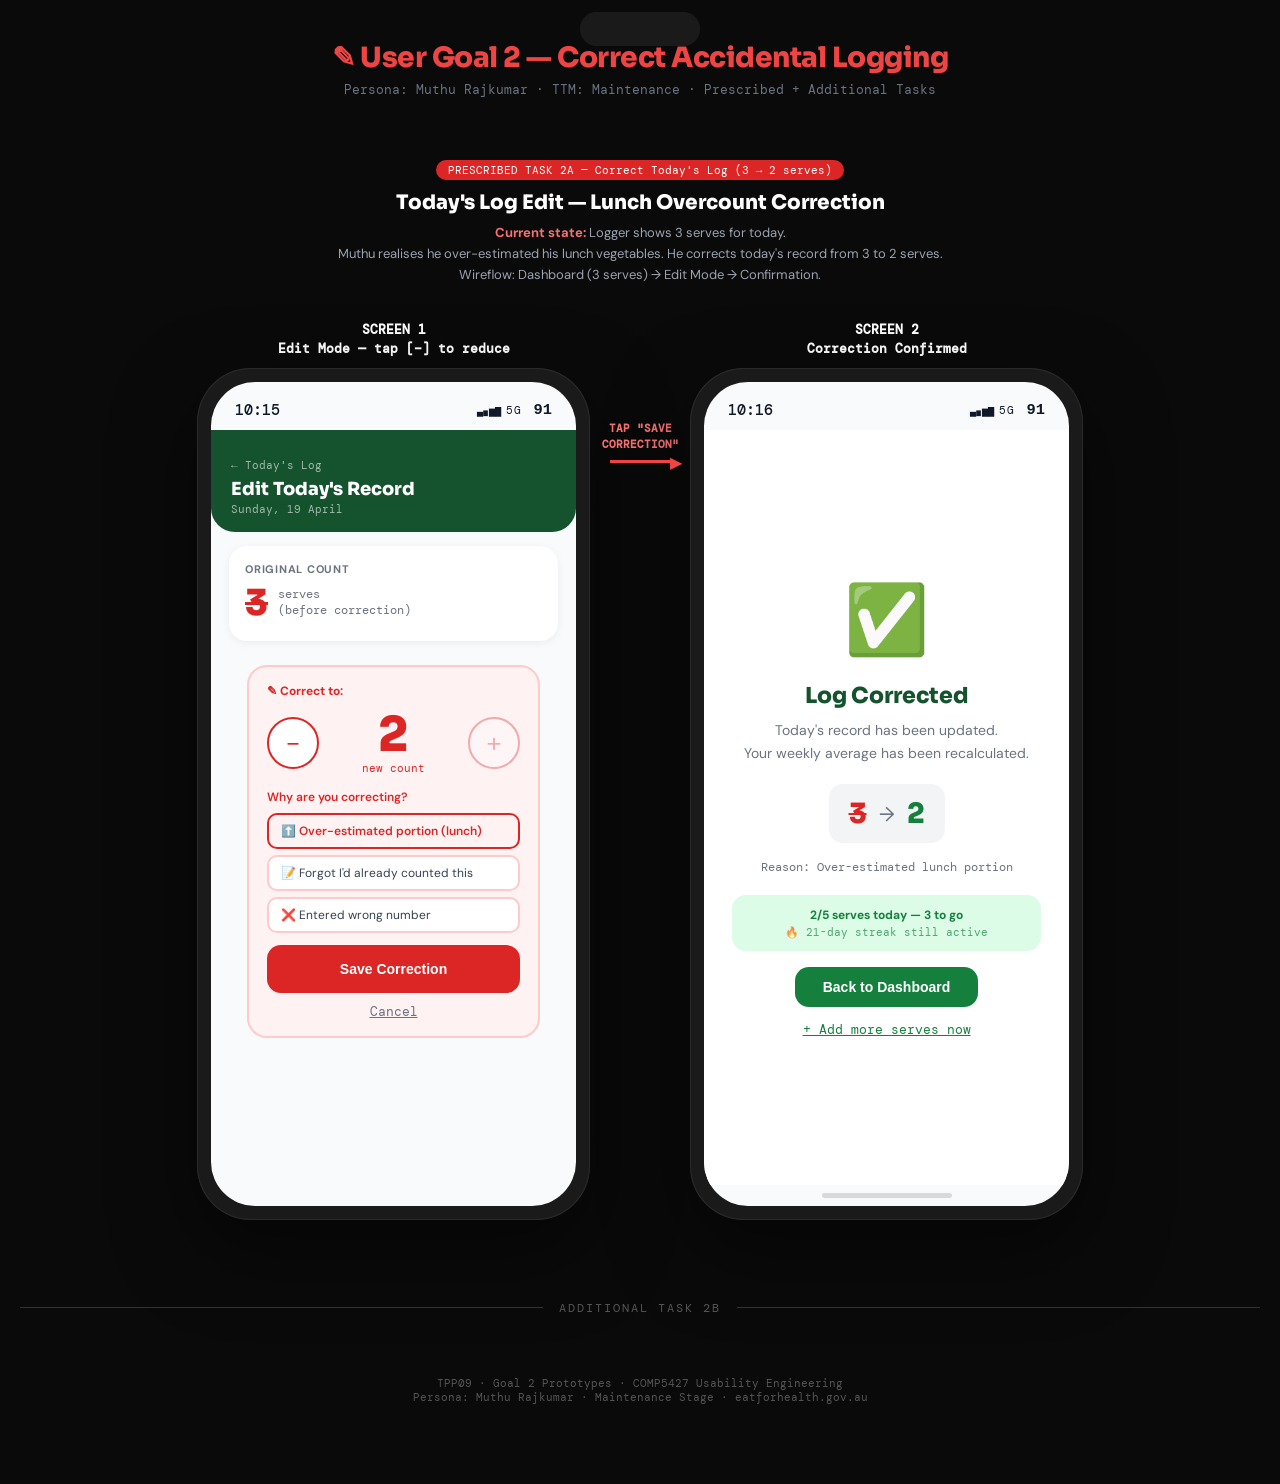
<file: uploads/goal2_prototypes.html>
<!DOCTYPE html>
<html lang="en">

<head>
  <meta charset="UTF-8">
  <meta name="viewport" content="width=device-width, initial-scale=1.0">
  <title>TPP09 — Goal 2: Correct Accidental Logging</title>
  <style>
    @import url('https://fonts.googleapis.com/css2?family=DM+Mono:wght@400;500&family=Sora:wght@700;800&family=DM+Sans:wght@300;400;500;600;700&display=swap');

    :root {
      --red: #DC2626;
      --red-light: #EF4444;
      --red-pale: #FEF2F2;
      --red-mid: #FECACA;
      --amber: #D97706;
      --amber-pale: #FEF3C7;
      --green: #15803D;
      --green-pale: #DCFCE7;
      --green-dark: #14532D;
      --text: #111827;
      --muted: #6B7280;
      --white: #FFFFFF;
      --gr50: #F9FAFB;
      --gr100: #F3F4F6;
      --gr200: #E5E7EB;
      --gr300: #D1D5DB;
      --gr500: #6B7280;
      --gr700: #374151;
      --gr900: #111827;
      --phone-w: 393px;
      --phone-h: 852px;
      --radius: 54px;
    }

    * {
      margin: 0;
      padding: 0;
      box-sizing: border-box;
    }

    body {
      font-family: 'DM Sans', sans-serif;
      background: #0a0a0a;
      min-height: 100vh;
      padding: 40px 20px 80px;
      color: var(--text);
    }

    .page-header {
      text-align: center;
      margin-bottom: 60px;
    }

    .page-header h1 {
      font-family: 'Sora', sans-serif;
      font-size: 28px;
      font-weight: 800;
      color: var(--red-light);
      letter-spacing: -0.5px;
    }

    .page-header p {
      font-size: 13px;
      color: var(--muted);
      margin-top: 6px;
      font-family: 'DM Mono', monospace;
    }

    .proto-section {
      margin-bottom: 80px;
    }

    .proto-label {
      font-family: 'Sora', sans-serif;
      font-size: 20px;
      font-weight: 800;
      color: #fff;
      text-align: center;
      margin-bottom: 8px;
    }

    .proto-desc {
      font-size: 13px;
      color: #9ca3af;
      text-align: center;
      margin-bottom: 36px;
      max-width: 820px;
      margin-left: auto;
      margin-right: auto;
      line-height: 1.6;
    }

    .task-tag {
      display: inline-block;
      background: var(--red);
      color: white;
      font-family: 'DM Mono', monospace;
      font-size: 11px;
      padding: 3px 12px;
      border-radius: 20px;
      margin-bottom: 10px;
    }

    .task-tag.additional {
      background: var(--amber);
    }

    .wireflow {
      display: flex;
      align-items: flex-start;
      justify-content: center;
      gap: 0;
      flex-wrap: wrap;
      row-gap: 40px;
    }

    .phone-wrap {
      display: flex;
      flex-direction: column;
      align-items: center;
    }

    .screen-label {
      font-family: 'DM Mono', monospace;
      font-size: 13px;
      color: #fff;
      margin-bottom: 10px;
      text-align: center;
      font-weight: 600;
      line-height: 1.4;
    }

    .phone {
      width: var(--phone-w);
      height: var(--phone-h);
      background: #1A1A1A;
      border-radius: var(--radius);
      padding: 14px;
      box-shadow: 0 30px 80px rgba(0, 0, 0, 0.5), inset 0 0 0 1px #2a2a2a;
      flex-shrink: 0;
    }

    .phone-inner {
      width: 100%;
      height: 100%;
      background: var(--gr50);
      border-radius: calc(var(--radius) - 10px);
      overflow: hidden;
      display: flex;
      flex-direction: column;
    }

    .dynamic-island {
      position: absolute;
      left: 50%;
      transform: translateX(-50%);
      top: 12px;
      width: 120px;
      height: 34px;
      background: #1A1A1A;
      border-radius: 20px;
      z-index: 10;
    }

    .status-bar {
      display: flex;
      justify-content: space-between;
      align-items: center;
      padding: 18px 24px 10px;
      flex-shrink: 0;
      position: relative;
    }

    .status-time {
      font-family: 'DM Mono', monospace;
      font-size: 15px;
      font-weight: 500;
    }

    .status-icons {
      font-family: 'DM Mono', monospace;
      font-size: 11px;
      letter-spacing: 1px;
    }

    .status-icons .percentage {
      font-family: 'Fira Code', monospace;
      font-size: 1.4em;
      font-weight: bold;
      letter-spacing: 0;
      margin-left: 2px;
    }

    .signal-bars {
      display: inline-block;
      transform: scaleX(0.7);
      transform-origin: left;
      margin-right: -5px;
    }

    .screen-content {
      flex: 1;
      overflow: hidden;
      display: flex;
      flex-direction: column;
    }

    .arrow-wrap {
      display: flex;
      flex-direction: column;
      align-items: center;
      justify-content: center;
      padding: 0 10px;
      margin-top: 100px;
      flex-shrink: 0;
    }

    .arrow-label {
      font-family: 'DM Mono', monospace;
      font-size: 11px;
      color: #f87171;
      text-align: center;
      max-width: 80px;
      line-height: 1.4;
      font-weight: 600;
      text-transform: uppercase;
      margin-bottom: 8px;
    }

    .arrow-wrap.amber .arrow-label {
      color: #fbbf24;
    }

    .arrow-line {
      width: 60px;
      height: 3px;
      background: #ef4444;
      position: relative;
    }

    .arrow-line::after {
      content: '▶';
      position: absolute;
      right: -12px;
      top: -8px;
      color: #ef4444;
      font-size: 16px;
    }

    .arrow-wrap.amber .arrow-line {
      background: #f59e0b;
    }

    .arrow-wrap.amber .arrow-line::after {
      color: #f59e0b;
    }

    .section-divider {
      display: flex;
      align-items: center;
      gap: 16px;
      margin: 50px 0 40px;
    }

    .section-divider::before,
    .section-divider::after {
      content: '';
      flex: 1;
      height: 1px;
      background: #333;
    }

    .section-divider span {
      font-family: 'DM Mono', monospace;
      font-size: 12px;
      color: #555;
      white-space: nowrap;
      text-transform: uppercase;
      letter-spacing: 2px;
    }

    /* ===== APP BAR ===== */
    .app-bar {
      background: var(--green-dark);
      color: #fff;
      padding: 28px 20px 16px;
      border-radius: 0 0 24px 24px;
      flex-shrink: 0;
    }

    .ab-back {
      font-size: 11px;
      opacity: .6;
      font-family: 'DM Mono', monospace;
      margin-bottom: 6px;
    }

    .ab-title {
      font-family: 'Sora', sans-serif;
      font-size: 18px;
      font-weight: 800;
    }

    .ab-sub {
      font-size: 11px;
      opacity: .6;
      margin-top: 2px;
      font-family: 'DM Mono', monospace;
    }

    /* ===== TODAY CARD - CURRENT STATE ===== */
    .today-state {
      margin: 16px 18px 0;
      background: #fff;
      border-radius: 20px;
      padding: 16px 18px;
      box-shadow: 0 2px 8px rgba(0, 0, 0, .06);
      flex-shrink: 0;
    }

    .ts-label {
      font-size: 11px;
      font-weight: 700;
      color: var(--muted);
      text-transform: uppercase;
      letter-spacing: .07em;
      margin-bottom: 10px;
    }

    .ts-serves-row {
      display: flex;
      align-items: center;
      justify-content: space-between;
    }

    .ts-serves-big {
      font-family: 'Sora', sans-serif;
      font-size: 56px;
      font-weight: 800;
      color: var(--green);
      line-height: 1;
    }

    .ts-serves-big.red {
      color: var(--red);
    }

    .ts-serves-big.amber {
      color: var(--amber);
    }

    .ts-right {
      text-align: right;
    }

    .ts-of {
      font-size: 13px;
      color: var(--muted);
      margin-bottom: 4px;
    }

    .ts-pct {
      font-size: 18px;
      font-weight: 700;
      color: var(--green);
    }

    .ts-bar {
      height: 10px;
      background: var(--gr200);
      border-radius: 10px;
      overflow: hidden;
      margin-top: 10px;
    }

    .ts-fill {
      height: 100%;
      border-radius: 10px;
    }

    .ts-fill.green {
      background: linear-gradient(90deg, #22c55e, #15803d);
    }

    .ts-fill.amber {
      background: linear-gradient(90deg, #fbbf24, #d97706);
    }

    .ts-fill.red {
      background: linear-gradient(90deg, #f87171, #dc2626);
    }

    /* ===== EDIT PANEL ===== */
    .edit-panel {
      margin: 12px 18px 0;
      background: var(--red-pale);
      border-radius: 20px;
      padding: 16px 18px;
      border: 2px solid var(--red-mid);
      flex-shrink: 0;
    }

    .ep-title {
      font-size: 12px;
      font-weight: 700;
      color: var(--red);
      margin-bottom: 12px;
      display: flex;
      align-items: center;
      gap: 6px;
    }

    .ep-counter-row {
      display: flex;
      align-items: center;
      justify-content: space-between;
      margin-bottom: 14px;
    }

    .ep-btn {
      width: 52px;
      height: 52px;
      border-radius: 50%;
      border: 2px solid var(--red);
      background: white;
      color: var(--red);
      font-size: 28px;
      font-weight: 300;
      display: flex;
      align-items: center;
      justify-content: center;
      cursor: pointer;
    }

    .ep-count {
      font-family: 'Sora', sans-serif;
      font-size: 48px;
      font-weight: 800;
      color: var(--red);
      line-height: 1;
    }

    .ep-label {
      font-size: 11px;
      color: var(--red);
      text-align: center;
      margin-top: 2px;
      font-family: 'DM Mono', monospace;
    }

    .ep-reason-label {
      font-size: 12px;
      color: var(--red);
      margin-bottom: 8px;
      font-weight: 600;
    }

    .ep-reason-options {
      display: flex;
      flex-direction: column;
      gap: 6px;
    }

    .ep-reason-opt {
      background: white;
      border-radius: 10px;
      padding: 8px 12px;
      font-size: 12px;
      color: var(--gr700);
      border: 2px solid var(--red-mid);
      cursor: pointer;
    }

    .ep-reason-opt.selected {
      border-color: var(--red);
      background: var(--red-pale);
      font-weight: 600;
      color: var(--red);
    }

    .ep-save-btn {
      width: 100%;
      height: 48px;
      border-radius: 14px;
      border: none;
      background: var(--red);
      color: white;
      font-size: 14px;
      font-weight: 700;
      cursor: pointer;
      margin-top: 12px;
    }

    .ep-cancel {
      width: 100%;
      text-align: center;
      font-size: 13px;
      color: var(--muted);
      font-family: 'DM Mono', monospace;
      margin-top: 10px;
      text-decoration: underline;
      cursor: pointer;
    }

    /* ===== CONFIRMATION ===== */
    .confirm-full {
      flex: 1;
      display: flex;
      flex-direction: column;
      align-items: center;
      justify-content: center;
      text-align: center;
      padding: 30px 28px;
      background: white;
    }

    .cf-icon {
      font-size: 68px;
      margin-bottom: 18px;
    }

    .cf-title {
      font-family: 'Sora', sans-serif;
      font-size: 22px;
      font-weight: 800;
      color: var(--green-dark);
      margin-bottom: 10px;
    }

    .cf-sub {
      font-size: 14px;
      color: var(--muted);
      line-height: 1.6;
      margin-bottom: 20px;
    }

    .cf-change-pill {
      display: flex;
      align-items: center;
      gap: 12px;
      background: var(--gr100);
      border-radius: 14px;
      padding: 12px 20px;
      margin-bottom: 16px;
    }

    .cf-old {
      font-family: 'Sora', sans-serif;
      font-size: 28px;
      font-weight: 800;
      color: var(--red);
      text-decoration: line-through;
    }

    .cf-arrow {
      font-size: 20px;
      color: var(--muted);
    }

    .cf-new {
      font-family: 'Sora', sans-serif;
      font-size: 28px;
      font-weight: 800;
      color: var(--green);
    }

    .cf-note {
      font-size: 12px;
      color: var(--muted);
      font-family: 'DM Mono', monospace;
      margin-bottom: 20px;
    }

    .cf-btn {
      background: var(--green);
      color: white;
      border: none;
      border-radius: 14px;
      padding: 12px 28px;
      font-size: 14px;
      font-weight: 700;
      cursor: pointer;
    }

    .cf-link {
      margin-top: 14px;
      font-size: 13px;
      color: var(--green);
      text-decoration: underline;
      cursor: pointer;
      font-family: 'DM Mono', monospace;
    }

    /* ===== HISTORY VIEW ===== */
    .hist-header {
      background: var(--green-dark);
      color: white;
      padding: 28px 20px 16px;
      border-radius: 0 0 24px 24px;
      flex-shrink: 0;
    }

    .hh-back {
      font-size: 11px;
      opacity: .6;
      font-family: 'DM Mono', monospace;
      margin-bottom: 4px;
    }

    .hh-title {
      font-family: 'Sora', sans-serif;
      font-size: 20px;
      font-weight: 800;
    }

    .hh-sub {
      font-size: 11px;
      opacity: .6;
      font-family: 'DM Mono', monospace;
      margin-top: 2px;
    }

    .hist-body {
      flex: 1;
      padding: 14px 18px;
      overflow: hidden;
    }

    .hist-section-label {
      font-size: 10px;
      color: var(--muted);
      font-family: 'DM Mono', monospace;
      text-transform: uppercase;
      letter-spacing: 1px;
      margin-bottom: 10px;
    }

    .hist-row {
      display: flex;
      align-items: center;
      gap: 12px;
      padding: 12px 0;
      border-bottom: 1px solid var(--gr200);
    }

    .hist-row.today {
      background: #F0FDF4;
      margin: 0 -4px;
      padding: 12px 4px;
      border-radius: 12px;
      border-bottom: none;
      margin-bottom: 2px;
    }

    .hist-row.editing {
      background: var(--red-pale);
      margin: 0 -4px;
      padding: 12px 4px;
      border-radius: 12px;
      border-bottom: none;
      border: 2px solid var(--red-mid);
      margin-bottom: 2px;
    }

    .hist-day-col {
      min-width: 80px;
    }

    .hist-day {
      font-size: 13px;
      font-weight: 700;
      color: var(--text);
    }

    .hist-date {
      font-size: 10px;
      color: var(--muted);
      font-family: 'DM Mono', monospace;
    }

    .hist-dots {
      display: flex;
      gap: 4px;
      flex: 1;
      align-items: center;
    }

    .hdot {
      width: 12px;
      height: 12px;
      border-radius: 50%;
      background: var(--gr200);
    }

    .hdot.f {
      background: var(--green);
    }

    .hdot.r {
      background: var(--red-mid);
    }

    .hist-serves {
      font-family: 'DM Mono', monospace;
      font-size: 14px;
      font-weight: 700;
      min-width: 40px;
      text-align: right;
    }

    .hist-edit-btn {
      width: 28px;
      height: 28px;
      border-radius: 8px;
      background: white;
      border: 1px solid var(--gr300);
      display: flex;
      align-items: center;
      justify-content: center;
      font-size: 14px;
      cursor: pointer;
      flex-shrink: 0;
    }

    .hist-edit-btn.active {
      background: var(--red);
      border-color: var(--red);
    }

    /* Inline edit drawer */
    .inline-edit {
      margin: 0 0 8px;
      background: var(--red-pale);
      border-radius: 16px;
      padding: 14px;
      border: 2px solid var(--red-mid);
    }

    .ie-title {
      font-size: 12px;
      font-weight: 700;
      color: var(--red);
      margin-bottom: 10px;
    }

    .ie-row {
      display: flex;
      align-items: center;
      justify-content: space-between;
    }

    .ie-btn {
      width: 42px;
      height: 42px;
      border-radius: 50%;
      border: 2px solid var(--red);
      background: white;
      color: var(--red);
      font-size: 22px;
      display: flex;
      align-items: center;
      justify-content: center;
      cursor: pointer;
    }

    .ie-count {
      font-family: 'Sora', sans-serif;
      font-size: 36px;
      font-weight: 800;
      color: var(--red);
    }

    .ie-save {
      width: 100%;
      height: 40px;
      border-radius: 12px;
      border: none;
      background: var(--red);
      color: white;
      font-size: 13px;
      font-weight: 700;
      cursor: pointer;
      margin-top: 10px;
    }

    .ie-cancel {
      width: 100%;
      text-align: center;
      font-size: 11px;
      color: var(--muted);
      font-family: 'DM Mono', monospace;
      margin-top: 6px;
      text-decoration: underline;
      cursor: pointer;
    }

    /* nav bar */
    .nav {
      display: flex;
      justify-content: space-around;
      padding: 12px 0 30px;
      background: #fff;
      border-top: 1px solid var(--gr200);
      flex-shrink: 0;
    }

    .nav-item {
      display: flex;
      flex-direction: column;
      align-items: center;
      gap: 3px;
      font-size: 10px;
      color: var(--muted);
    }

    .nav-item.active {
      color: var(--green);
    }

    .ni {
      font-size: 22px;
    }

    .hi-bar {
      width: 130px;
      height: 5px;
      background: #1c1c1e;
      border-radius: 10px;
      opacity: .15;
      margin: 8px auto;
      flex-shrink: 0;
    }

    /* Warning banner */
    .warn-banner {
      margin: 10px 18px 0;
      background: var(--amber-pale);
      border-radius: 14px;
      padding: 10px 14px;
      display: flex;
      align-items: flex-start;
      gap: 8px;
      flex-shrink: 0;
    }

    .wb-icon {
      font-size: 16px;
      flex-shrink: 0;
    }

    .wb-text {
      font-size: 12px;
      color: var(--amber);
      line-height: 1.4;
      font-weight: 500;
    }

    /* State indicator */
    .state-pill {
      display: inline-flex;
      align-items: center;
      gap: 6px;
      background: var(--red-pale);
      border: 1.5px solid var(--red-mid);
      border-radius: 20px;
      padding: 4px 12px;
      font-size: 11px;
      color: var(--red);
      font-family: 'DM Mono', monospace;
      font-weight: 600;
      flex-shrink: 0;
    }

    .state-pill.green {
      background: var(--green-pale);
      border-color: #86efac;
      color: var(--green);
    }

    .state-pill.amber {
      background: var(--amber-pale);
      border-color: #fde68a;
      color: var(--amber);
    }
  </style>
</head>

<body>

  <div class="page-header">
    <h1>✎ User Goal 2 — Correct Accidental Logging</h1>
    <p>Persona: Muthu Rajkumar · TTM: Maintenance · Prescribed + Additional Tasks</p>
  </div>

  <!-- ===== PRESCRIBED TASK 2A ===== -->
  <div class="proto-section" id="prescribed">
    <div style="text-align:center">
      <span class="task-tag">PRESCRIBED TASK 2A — Correct Today's Log (3 → 2 serves)</span>
    </div>
    <div class="proto-label">Today's Log Edit — Lunch Overcount Correction</div>
    <div class="proto-desc">
      <strong style="color:#f87171;">Current state:</strong> Logger shows 3 serves for today.<br>
      Muthu realises he over-estimated his lunch vegetables. He corrects today's record from 3 to 2 serves.<br>
      Wireflow: Dashboard (3 serves) → Edit Mode → Confirmation.
    </div>

    <div class="wireflow">

      <!-- SCREEN 1: Dashboard showing 3 serves -->
       
      <!-- SCREEN 2: Edit mode -->
      <div class="phone-wrap">
        <div class="screen-label">SCREEN 1<br>Edit Mode — tap [−] to reduce</div>
        <div class="phone">
          <div class="phone-inner">
            <div class="dynamic-island"></div>
            <div class="status-bar"><span class="status-time">10:15</span><span class="status-icons"><span
                  class="signal-bars">▃▄▅▆</span>5G<span class="percentage"> 91</span></div>
            <div class="screen-content">
              <div class="app-bar">
                <div class="ab-back">← Today's Log</div>
                <div class="ab-title">Edit Today's Record</div>
                <div class="ab-sub">Sunday, 19 April</div>
              </div>
              <div style="padding:14px 18px;flex:1;display:flex;flex-direction:column;">
                <div
                  style="background:#fff;border-radius:18px;padding:16px;box-shadow:0 2px 8px rgba(0,0,0,.06);margin-bottom:12px;">
                  <div
                    style="font-size:11px;font-weight:700;color:var(--muted);text-transform:uppercase;letter-spacing:.07em;margin-bottom:4px;">
                    Original count</div>
                  <div style="display:flex;align-items:center;gap:10px;">
                    <div
                      style="font-family:'Sora',sans-serif;font-size:36px;font-weight:800;color:var(--red);text-decoration:line-through;">
                      3</div>
                    <div style="font-size:12px;color:var(--muted);font-family:'DM Mono',monospace;">serves<br>(before
                      correction)</div>
                  </div>
                </div>
                <div class="edit-panel">
                  <div class="ep-title">✎ Correct to:</div>
                  <div class="ep-counter-row">
                    <div class="ep-btn">−</div>
                    <div style="text-align:center;">
                      <div class="ep-count">2</div>
                      <div class="ep-label">new count</div>
                    </div>
                    <div class="ep-btn" style="opacity:.35;">+</div>
                  </div>
                  <div class="ep-reason-label">Why are you correcting?</div>
                  <div class="ep-reason-options">
                    <div class="ep-reason-opt selected">⬆️ Over-estimated portion (lunch)</div>
                    <div class="ep-reason-opt">📝 Forgot I'd already counted this</div>
                    <div class="ep-reason-opt">❌ Entered wrong number</div>
                  </div>
                  <button class="ep-save-btn">Save Correction</button>
                  <div class="ep-cancel">Cancel</div>
                </div>
              </div>
            </div>
          </div>
        </div>
      </div>

      <div class="arrow-wrap">
        <div class="arrow-label">Tap "Save Correction"</div>
        <div class="arrow-line"></div>
      </div>

      <!-- SCREEN 3: Confirmation -->
      <div class="phone-wrap">
        <div class="screen-label">SCREEN 2<br>Correction Confirmed</div>
        <div class="phone">
          <div class="phone-inner">
            <div class="dynamic-island"></div>
            <div class="status-bar"><span class="status-time">10:16</span><span class="status-icons"><span
                  class="signal-bars">▃▄▅▆</span>5G<span class="percentage"> 91</span></div>
            <div class="screen-content">
              <div class="confirm-full">
                <div class="cf-icon">✅</div>
                <div class="cf-title">Log Corrected</div>
                <div class="cf-sub">Today's record has been updated.<br>Your weekly average has been recalculated.</div>
                <div class="cf-change-pill">
                  <div class="cf-old">3</div>
                  <div class="cf-arrow">→</div>
                  <div class="cf-new">2</div>
                </div>
                <div class="cf-note">Reason: Over-estimated lunch portion</div>
                <div
                  style="background:var(--green-pale);border-radius:14px;padding:12px 16px;text-align:center;margin-bottom:16px;width:100%">
                  <div style="font-size:12px;font-weight:700;color:var(--green);">2/5 serves today — 3 to go</div>
                  <div
                    style="font-size:11px;color:var(--green);opacity:.7;margin-top:2px;font-family:'DM Mono',monospace;">
                    🔥 21-day streak still active</div>
                </div>
                <button class="cf-btn">Back to Dashboard</button>
                <div class="cf-link">+ Add more serves now</div>
              </div>
              <div class="hi-bar"></div>
            </div>
          </div>
        </div>
      </div>

    </div>
  </div>

  <div class="section-divider"><span>additional task 2b</span></div>

  <div style="text-align:center;margin-top:60px;font-family:'DM Mono',monospace;font-size:11px;color:#555;">
    TPP09 · Goal 2 Prototypes · COMP5427 Usability Engineering<br>
    Persona: Muthu Rajkumar · Maintenance Stage · eatforhealth.gov.au
  </div>

</body>

</html>
</file>
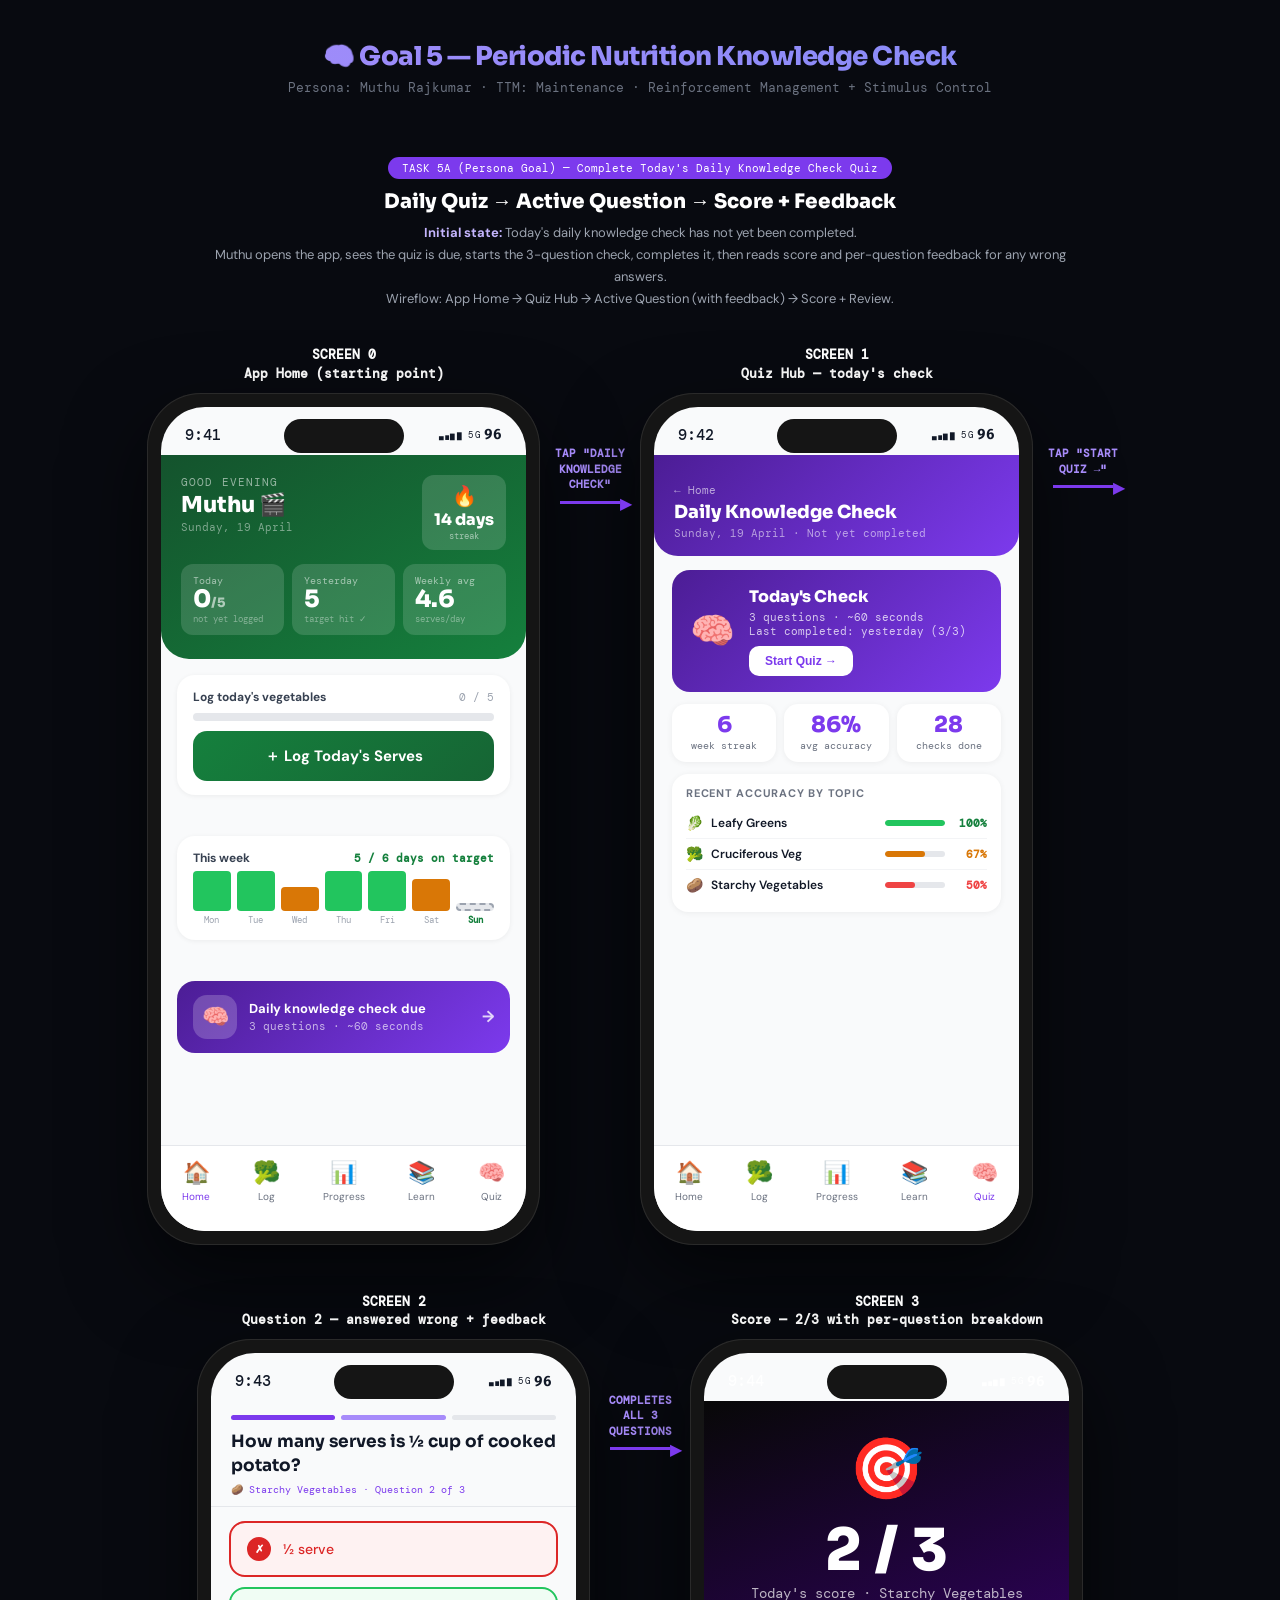
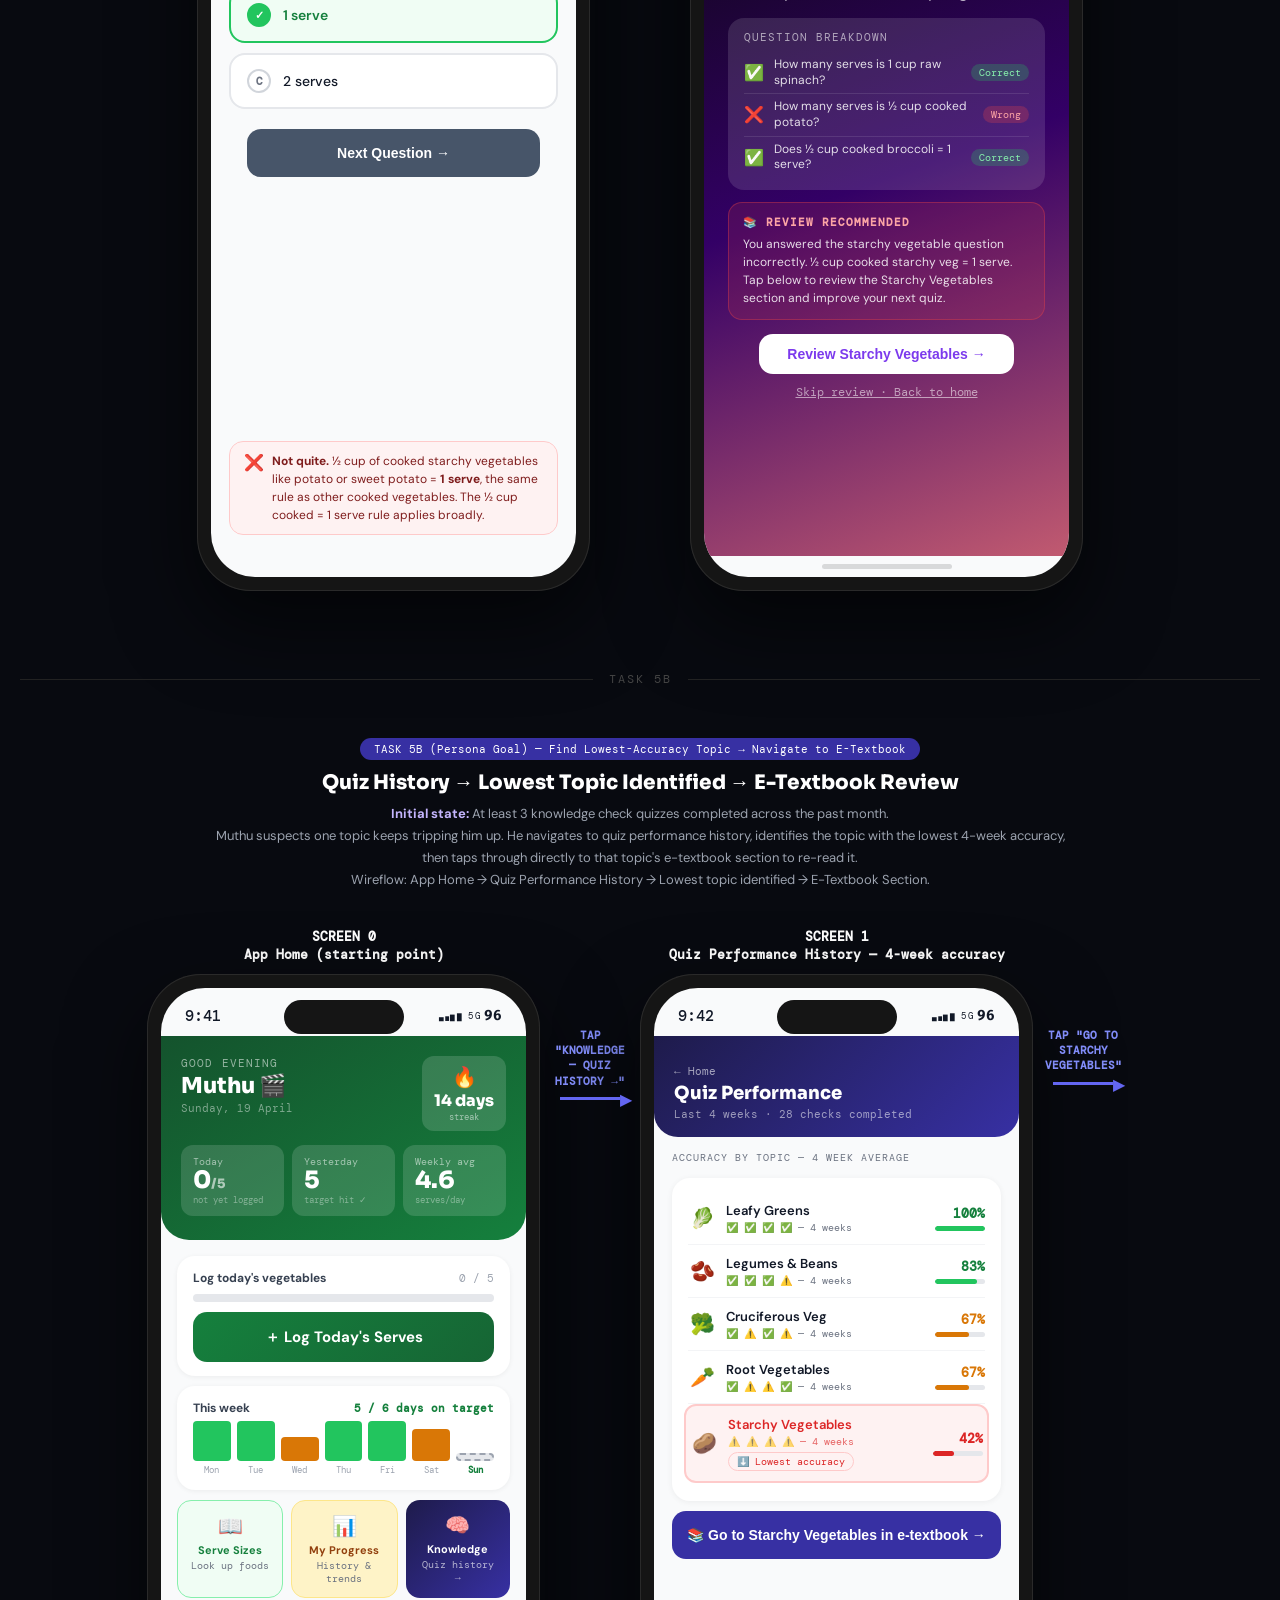
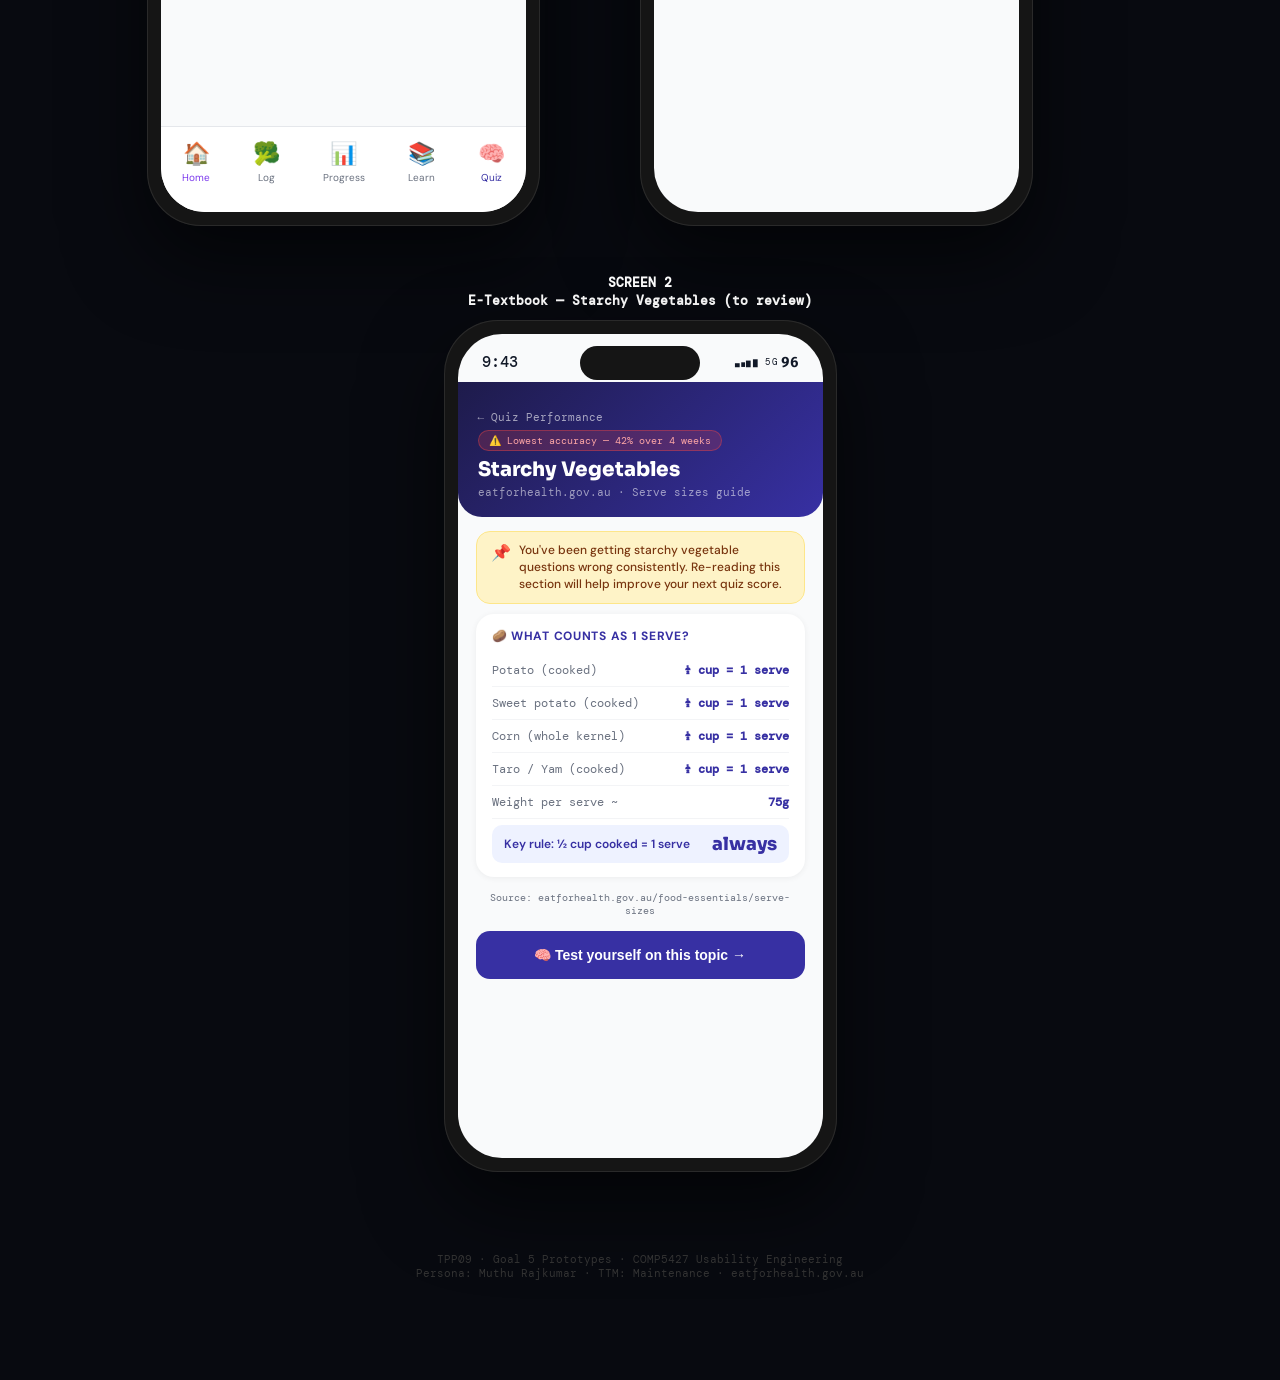
<file: uploads/goal5_prototypes.html>
<!DOCTYPE html>
<html lang="en">
<head>
<meta charset="UTF-8">
<meta name="viewport" content="width=device-width, initial-scale=1.0">
<title>TPP09 — Goal 5: Periodic Nutrition Knowledge Check</title>
<style>
  @import url('https://fonts.googleapis.com/css2?family=DM+Mono:wght@400;500&family=Sora:wght@600;700;800&family=DM+Sans:wght@300;400;500;600;700&display=swap');
  @import url('https://fonts.googleapis.com/css2?family=Fira+Code:wght@400;500;600;700&display=swap');

  :root {
    --g900: #14532d;
    --g700: #15803d;
    --g500: #22c55e;
    --g200: #bbf7d0;
    --g100: #dcfce7;
    --g50:  #f0fdf4;
    --indigo: #3730A3;
    --indigo-light: #6366F1;
    --indigo-pale: #EEF2FF;
    --violet: #7C3AED;
    --violet-pale: #F5F3FF;
    --violet-mid: #DDD6FE;
    --amber: #D97706;
    --amber-pale: #FEF3C7;
    --amber-mid: #FDE68A;
    --red: #DC2626;
    --red-pale: #FEF2F2;
    --red-mid: #FECACA;
    --text: #111827;
    --muted: #6B7280;
    --white: #FFFFFF;
    --gr50: #F9FAFB;
    --gr100: #F3F4F6;
    --gr200: #E5E7EB;
    --gr300: #D1D5DB;
    --gr500: #6B7280;
    --gr700: #374151;
    --phone-w: 393px;
    --phone-h: 852px;
    --radius: 54px;
  }

  * { margin: 0; padding: 0; box-sizing: border-box; }

  body {
    font-family: 'DM Sans', sans-serif;
    background: #080a10;
    min-height: 100vh;
    padding: 40px 20px 100px;
    color: var(--text);
  }

  /* ===== PAGE HEADER ===== */
  .page-header { text-align: center; margin-bottom: 60px; }
  .page-header h1 {
    font-family: 'Sora', sans-serif;
    font-size: 26px;
    font-weight: 800;
    background: linear-gradient(135deg, #a78bfa, #818cf8);
    -webkit-background-clip: text;
    -webkit-text-fill-color: transparent;
    background-clip: text;
    letter-spacing: -0.5px;
  }
  .page-header p {
    font-size: 13px;
    color: #6b7280;
    margin-top: 6px;
    font-family: 'DM Mono', monospace;
  }

  /* ===== PROTO SECTION ===== */
  .proto-section { margin-bottom: 80px; }
  .proto-label {
    font-family: 'Sora', sans-serif;
    font-size: 20px;
    font-weight: 800;
    color: #fff;
    text-align: center;
    margin-bottom: 8px;
  }
  .proto-desc {
    font-size: 13px;
    color: #9ca3af;
    text-align: center;
    margin-bottom: 36px;
    max-width: 860px;
    margin-left: auto;
    margin-right: auto;
    line-height: 1.7;
  }
  .proto-desc strong { color: #c4b5fd; }
  .task-tag {
    display: inline-block;
    background: var(--violet);
    color: white;
    font-family: 'DM Mono', monospace;
    font-size: 11px;
    padding: 4px 14px;
    border-radius: 20px;
    margin-bottom: 10px;
  }
  .task-tag.b { background: var(--indigo); }

  /* ===== WIREFLOW ===== */
  .wireflow {
    display: flex;
    align-items: flex-start;
    justify-content: center;
    gap: 0;
    flex-wrap: wrap;
    row-gap: 48px;
  }

  /* ===== PHONE ===== */
  .phone-wrap {
    display: flex;
    flex-direction: column;
    align-items: center;
  }
  .screen-label {
    font-family: 'DM Mono', monospace;
    font-size: 13px;
    color: #fff;
    margin-bottom: 10px;
    text-align: center;
    font-weight: 600;
    line-height: 1.4;
  }
  .phone {
    width: var(--phone-w);
    height: var(--phone-h);
    background: #151515;
    border-radius: var(--radius);
    padding: 14px;
    box-shadow: 0 32px 80px rgba(0,0,0,.6), inset 0 0 0 1px #2a2a2a;
    flex-shrink: 0;
  }
  .phone-inner {
    width: 100%;
    height: 100%;
    background: var(--gr50);
    border-radius: calc(var(--radius) - 10px);
    overflow: hidden;
    display: flex;
    flex-direction: column;
    position: relative;
  }
  .dynamic-island {
    position: absolute;
    left: 50%;
    transform: translateX(-50%);
    top: 12px;
    width: 120px;
    height: 34px;
    background: #151515;
    border-radius: 20px;
    z-index: 10;
  }
  .status-bar {
    display: flex;
    justify-content: space-between;
    align-items: center;
    padding: 18px 24px 10px;
    flex-shrink: 0;
    position: relative;
  }
  .status-time {
    font-family: 'DM Mono', monospace;
    font-size: 15px;
    font-weight: 500;
    color: var(--text);
  }
  .status-time.light { color: rgba(255,255,255,.9); }
  .status-icons {
    font-family: 'DM Mono', monospace;
    font-size: 9px;
    color: var(--text);
    letter-spacing: 2px;
    display: flex;
    align-items: center;
  }
  .status-icons.light { color: rgba(255,255,255,.9); }
  .status-icons .percentage {
    font-family: 'Fira Code', monospace;
    font-size: 1.6em;
    font-weight: bold;
    letter-spacing: 0;
    margin-left: 2px;
  }
  .signal-bars {
    display: inline-block;
    transform: scaleX(0.7);
    transform-origin: left;
    margin-right: -5px;
  }
  .screen-content { flex: 1; overflow: hidden; display: flex; flex-direction: column; }

  /* ===== ARROW ===== */
  .arrow-wrap {
    display: flex;
    flex-direction: column;
    align-items: center;
    justify-content: center;
    padding: 0 10px;
    margin-top: 100px;
    flex-shrink: 0;
  }
  .arrow-label {
    font-family: 'DM Mono', monospace;
    font-size: 11px;
    color: #a78bfa;
    text-align: center;
    max-width: 80px;
    line-height: 1.4;
    font-weight: 600;
    text-transform: uppercase;
    margin-bottom: 8px;
  }
  .arrow-label.b { color: #818cf8; }
  .arrow-line {
    width: 60px;
    height: 3px;
    background: #7c3aed;
    position: relative;
  }
  .arrow-line::after {
    content: '▶';
    position: absolute;
    right: -12px;
    top: -8px;
    color: #7c3aed;
    font-size: 16px;
  }
  .arrow-line.b { background: #6366f1; }
  .arrow-line.b::after { color: #6366f1; }

  /* ===== SECTION DIVIDER ===== */
  .section-divider {
    display: flex;
    align-items: center;
    gap: 16px;
    margin: 60px 0 50px;
  }
  .section-divider::before, .section-divider::after {
    content: '';
    flex: 1;
    height: 1px;
    background: #222;
  }
  .section-divider span {
    font-family: 'DM Mono', monospace;
    font-size: 12px;
    color: #444;
    white-space: nowrap;
    text-transform: uppercase;
    letter-spacing: 2px;
  }

  /* ===== APP BAR ===== */
  .app-bar-violet {
    background: linear-gradient(135deg, #4c1d95, #7c3aed);
    color: white;
    padding: 28px 20px 16px;
    border-radius: 0 0 24px 24px;
    flex-shrink: 0;
  }
  .app-bar-indigo {
    background: linear-gradient(135deg, #1e1b4b, #3730a3);
    color: white;
    padding: 28px 20px 16px;
    border-radius: 0 0 24px 24px;
    flex-shrink: 0;
  }
  .ab-back { font-size: 11px; opacity: .6; font-family: 'DM Mono', monospace; margin-bottom: 4px; }
  .ab-title { font-family: 'Sora', sans-serif; font-size: 18px; font-weight: 800; }
  .ab-sub { font-size: 11px; opacity: .55; font-family: 'DM Mono', monospace; margin-top: 3px; }

  /* ===== QUIZ HUB ===== */
  .quiz-due-banner {
    margin: 14px 18px 0;
    background: linear-gradient(135deg, #4c1d95, #7c3aed);
    border-radius: 18px;
    padding: 16px 18px;
    color: white;
    display: flex;
    align-items: center;
    gap: 14px;
    flex-shrink: 0;
  }
  .qdb-icon { font-size: 36px; flex-shrink: 0; }
  .qdb-title { font-family: 'Sora', sans-serif; font-size: 16px; font-weight: 800; margin-bottom: 3px; }
  .qdb-sub { font-size: 11px; opacity: .75; font-family: 'DM Mono', monospace; }
  .qdb-btn { background: white; color: var(--violet); border: none; border-radius: 10px; padding: 8px 16px; font-size: 12px; font-weight: 700; cursor: pointer; margin-top: 8px; }

  /* quiz stats row */
  .quiz-stats {
    display: flex;
    gap: 8px;
    margin: 12px 18px 0;
    flex-shrink: 0;
  }
  .qs-card {
    flex: 1;
    background: white;
    border-radius: 14px;
    padding: 10px 12px;
    box-shadow: 0 1px 6px rgba(0,0,0,.06);
    text-align: center;
  }
  .qs-val { font-family: 'Sora', sans-serif; font-size: 22px; font-weight: 800; color: var(--violet); line-height: 1; }
  .qs-label { font-size: 10px; color: var(--muted); font-family: 'DM Mono', monospace; margin-top: 3px; }

  /* topic mini list */
  .topic-mini {
    margin: 12px 18px 0;
    background: white;
    border-radius: 16px;
    padding: 12px 14px;
    box-shadow: 0 1px 6px rgba(0,0,0,.06);
    flex-shrink: 0;
  }
  .tm-label { font-size: 11px; font-weight: 700; color: var(--muted); text-transform: uppercase; letter-spacing: .07em; margin-bottom: 8px; }
  .tm-row {
    display: flex;
    align-items: center;
    gap: 8px;
    padding: 6px 0;
    border-bottom: 1px solid var(--gr100);
  }
  .tm-row:last-child { border-bottom: none; }
  .tm-veg { font-size: 14px; flex-shrink: 0; }
  .tm-name { font-size: 12px; font-weight: 600; color: var(--text); flex: 1; }
  .tm-bar-bg { width: 60px; height: 6px; background: var(--gr200); border-radius: 6px; overflow: hidden; }
  .tm-bar-fill { height: 100%; border-radius: 6px; }
  .tm-pct { font-family: 'DM Mono', monospace; font-size: 11px; font-weight: 600; min-width: 34px; text-align: right; }

  /* ===== QUIZ QUESTION SCREEN ===== */
  .quiz-progress-header {
    padding: 14px 20px 10px;
    flex-shrink: 0;
    border-bottom: 1px solid var(--gr200);
  }
  .qph-dots {
    display: flex;
    gap: 6px;
    margin-bottom: 10px;
  }
  .qph-dot {
    flex: 1;
    height: 5px;
    border-radius: 5px;
    background: var(--gr200);
  }
  .qph-dot.done { background: var(--violet); }
  .qph-dot.active { background: #a78bfa; }
  .qph-question {
    font-family: 'Sora', sans-serif;
    font-size: 17px;
    font-weight: 700;
    color: var(--text);
    line-height: 1.4;
  }
  .qph-topic {
    font-size: 10px;
    font-family: 'DM Mono', monospace;
    color: var(--violet);
    margin-top: 5px;
  }

  /* options */
  .quiz-options {
    flex: 1;
    padding: 14px 18px;
    display: flex;
    flex-direction: column;
    gap: 10px;
    overflow: hidden;
  }
  .q-option {
    padding: 14px 16px;
    border-radius: 16px;
    border: 2px solid var(--gr200);
    background: white;
    display: flex;
    align-items: center;
    gap: 12px;
    cursor: pointer;
  }
  .q-option.selected { border-color: var(--violet); background: var(--violet-pale); }
  .q-option.correct { border-color: #22c55e; background: var(--g50); }
  .q-option.wrong { border-color: var(--red); background: var(--red-pale); }
  .qo-circle {
    width: 24px;
    height: 24px;
    border-radius: 50%;
    border: 2px solid var(--gr300);
    display: flex;
    align-items: center;
    justify-content: center;
    font-size: 11px;
    font-family: 'DM Mono', monospace;
    font-weight: 600;
    color: var(--muted);
    flex-shrink: 0;
  }
  .q-option.selected .qo-circle { border-color: var(--violet); background: var(--violet); color: white; }
  .q-option.correct .qo-circle { border-color: #22c55e; background: #22c55e; color: white; }
  .q-option.wrong .qo-circle { border-color: var(--red); background: var(--red); color: white; }
  .qo-text { font-size: 14px; font-weight: 500; color: var(--text); }
  .q-option.correct .qo-text { color: var(--g700); font-weight: 600; }
  .q-option.wrong .qo-text { color: var(--red); }

  /* feedback bar */
  .quiz-feedback {
    margin: 0 18px;
    border-radius: 14px;
    padding: 10px 14px;
    display: flex;
    gap: 8px;
    align-items: flex-start;
    flex-shrink: 0;
  }
  .quiz-feedback.correct { background: var(--g50); border: 1.5px solid #86efac; }
  .quiz-feedback.wrong { background: var(--red-pale); border: 1.5px solid var(--red-mid); }
  .qf-icon { font-size: 16px; flex-shrink: 0; }
  .qf-text { font-size: 12px; line-height: 1.5; }
  .quiz-feedback.correct .qf-text { color: var(--g900); }
  .quiz-feedback.wrong .qf-text { color: #7f1d1d; }

  .quiz-next-btn {
    margin: 10px 18px 14px;
    height: 48px;
    border-radius: 14px;
    border: none;
    background: #475569;
    color: white;
    font-size: 14px;
    font-weight: 700;
    cursor: pointer;
    width: calc(100% - 36px);
    flex-shrink: 0;
  }

  /* ===== SCORE SCREEN ===== */
  .score-screen {
    flex: 1;
    background: linear-gradient(160deg, #080808, #330066, #c15a70);
    display: flex;
    flex-direction: column;
    align-items: center;
    padding: 28px 24px 20px;
    text-align: center;
    color: white;
  }
  .ss-icon { font-size: 60px; margin-bottom: 14px; }
  .ss-score {
    font-family: 'Sora', sans-serif;
    font-size: 58px;
    font-weight: 800;
    line-height: 1;
    margin-bottom: 4px;
  }
  .ss-label { font-size: 14px; opacity: .7; font-family: 'DM Mono', monospace; margin-bottom: 16px; }
  .ss-breakdown {
    background: rgba(255,255,255,.12);
    border-radius: 16px;
    padding: 12px 16px;
    width: 100%;
    margin-bottom: 12px;
  }
  .ssb-title { font-size: 11px; font-family: 'DM Mono', monospace; opacity: .6; text-align: left; margin-bottom: 8px; text-transform: uppercase; letter-spacing: 1px; }
  .ssb-row {
    display: flex;
    align-items: center;
    gap: 10px;
    padding: 5px 0;
    border-bottom: 1px solid rgba(255,255,255,.1);
  }
  .ssb-row:last-child { border-bottom: none; }
  .ssb-icon { font-size: 16px; flex-shrink: 0; }
  .ssb-q { font-size: 12px; opacity: .85; flex: 1; text-align: left; line-height: 1.3; }
  .ssb-badge {
    font-size: 10px;
    font-family: 'DM Mono', monospace;
    padding: 2px 8px;
    border-radius: 20px;
    flex-shrink: 0;
  }
  .ssb-badge.correct { background: rgba(34,197,94,.25); color: #86efac; }
  .ssb-badge.wrong { background: rgba(239,68,68,.25); color: #fca5a5; }
  .ss-feedback-card {
    background: rgba(239,68,68,.15);
    border: 1.5px solid rgba(239,68,68,.35);
    border-radius: 14px;
    padding: 12px 14px;
    width: 100%;
    margin-bottom: 14px;
    text-align: left;
  }
  .ssfc-title { font-size: 11px; font-weight: 700; color: #fca5a5; margin-bottom: 6px; font-family: 'DM Mono', monospace; text-transform: uppercase; letter-spacing: 1px; }
  .ssfc-text { font-size: 12px; opacity: .85; line-height: 1.5; }
  .ss-btn { background: white; color: var(--violet); border: none; border-radius: 14px; padding: 12px 28px; font-size: 14px; font-weight: 700; cursor: pointer; margin-bottom: 10px; }
  .ss-link { font-size: 12px; opacity: .55; font-family: 'DM Mono', monospace; text-decoration: underline; cursor: pointer; }
  .hi-bar { width: 130px; height: 5px; background: #1c1c1e; border-radius: 10px; opacity: .15; margin: 8px auto; flex-shrink: 0; }

  /* ===== QUIZ HISTORY SCREEN ===== */
  .history-header {
    background: linear-gradient(135deg, #1e1b4b, #3730a3);
    color: white;
    padding: 28px 20px 16px;
    border-radius: 0 0 24px 24px;
    flex-shrink: 0;
  }
  .hh-title { font-family: 'Sora', sans-serif; font-size: 18px; font-weight: 800; }
  .hh-sub { font-size: 11px; opacity: .55; font-family: 'DM Mono', monospace; margin-top: 3px; }
  .hh-back { font-size: 11px; opacity: .6; font-family: 'DM Mono', monospace; margin-bottom: 4px; }

  .history-body { flex: 1; padding: 14px 18px; overflow: hidden; display: flex; flex-direction: column; gap: 10px; }
  .hb-section-label { font-size: 10px; color: var(--muted); font-family: 'DM Mono', monospace; text-transform: uppercase; letter-spacing: 1px; margin-bottom: 4px; }

  .topic-accuracy-card {
    background: white;
    border-radius: 18px;
    padding: 14px 16px;
    box-shadow: 0 1px 6px rgba(0,0,0,.06);
  }
  .tac-row {
    display: flex;
    align-items: center;
    gap: 10px;
    padding: 10px 0;
    border-bottom: 1px solid var(--gr100);
  }
  .tac-row:last-child { border-bottom: none; }
  .tac-row.flagged { background: var(--red-pale); margin: 0 -4px; padding: 10px 4px; border-radius: 12px; border-bottom: none; border: 2px solid var(--red-mid); margin-bottom: 4px; }
  .tac-icon { font-size: 20px; flex-shrink: 0; width: 28px; text-align: center; }
  .tac-info { flex: 1; }
  .tac-name { font-size: 13px; font-weight: 600; color: var(--text); }
  .tac-detail { font-size: 10px; color: var(--muted); font-family: 'DM Mono', monospace; margin-top: 2px; }
  .tac-right { display: flex; flex-direction: column; align-items: flex-end; gap: 4px; }
  .tac-pct { font-family: 'DM Mono', monospace; font-size: 13px; font-weight: 700; }
  .tac-bar-bg { width: 50px; height: 5px; background: var(--gr200); border-radius: 5px; overflow: hidden; }
  .tac-bar-fill { height: 100%; border-radius: 5px; }
  .flag-badge {
    display: inline-flex;
    align-items: center;
    gap: 4px;
    font-size: 10px;
    font-family: 'DM Mono', monospace;
    background: var(--red-pale);
    color: var(--red);
    border: 1.5px solid var(--red-mid);
    border-radius: 20px;
    padding: 2px 8px;
  }

  .go-btn {
    width: 100%;
    height: 48px;
    border-radius: 14px;
    border: none;
    background: var(--indigo);
    color: white;
    font-size: 14px;
    font-weight: 700;
    cursor: pointer;
    display: flex;
    align-items: center;
    justify-content: center;
    gap: 8px;
  }

  /* ===== E-TEXTBOOK SECTION ===== */
  .textbook-header {
    background: linear-gradient(135deg, #1e1b4b, #3730a3);
    color: white;
    padding: 28px 20px 18px;
    border-radius: 0 0 24px 24px;
    flex-shrink: 0;
  }
  .tbh-back { font-size: 11px; opacity: .6; font-family: 'DM Mono', monospace; margin-bottom: 4px; }
  .tbh-tag {
    display: inline-flex;
    align-items: center;
    gap: 6px;
    background: rgba(239,68,68,.2);
    border: 1px solid rgba(239,68,68,.4);
    border-radius: 20px;
    padding: 3px 10px;
    font-size: 10px;
    font-family: 'DM Mono', monospace;
    color: #fca5a5;
    margin-bottom: 6px;
  }
  .tbh-title { font-family: 'Sora', sans-serif; font-size: 20px; font-weight: 800; }
  .tbh-sub { font-size: 11px; opacity: .55; font-family: 'DM Mono', monospace; margin-top: 3px; }

  .textbook-body { flex: 1; padding: 14px 18px; overflow: hidden; display: flex; flex-direction: column; gap: 10px; }
  .tb-revisit-banner {
    background: var(--amber-pale);
    border-radius: 14px;
    padding: 10px 14px;
    border: 1.5px solid var(--amber-mid);
    display: flex;
    align-items: flex-start;
    gap: 8px;
    flex-shrink: 0;
  }
  .trb-icon { font-size: 16px; flex-shrink: 0; }
  .trb-text { font-size: 12px; color: #78350f; font-weight: 500; line-height: 1.4; }

  .tb-content-card {
    background: white;
    border-radius: 18px;
    padding: 14px 16px;
    box-shadow: 0 1px 6px rgba(0,0,0,.06);
  }
  .tbc-title { font-size: 12px; font-weight: 700; color: var(--indigo); margin-bottom: 10px; text-transform: uppercase; letter-spacing: .06em; }
  .tbc-row {
    display: flex;
    justify-content: space-between;
    align-items: center;
    padding: 8px 0;
    border-bottom: 1px solid var(--gr100);
    font-size: 12px;
    color: var(--gr500);
    font-family: 'DM Mono', monospace;
  }
  .tbc-row:last-child { border-bottom: none; }
  .tbc-val { font-weight: 700; color: var(--indigo); }
  .tbc-highlight {
    background: var(--indigo-pale);
    border-radius: 10px;
    padding: 8px 12px;
    margin-top: 6px;
    display: flex;
    justify-content: space-between;
    align-items: center;
  }
  .tbc-hl-label { font-size: 12px; color: var(--indigo); font-weight: 600; }
  .tbc-hl-val { font-family: 'Sora', sans-serif; font-size: 18px; font-weight: 800; color: var(--indigo); }

  .take-quiz-btn {
    width: 100%;
    height: 48px;
    border-radius: 14px;
    border: none;
    background: var(--indigo);
    color: white;
    font-size: 14px;
    font-weight: 700;
    cursor: pointer;
    display: flex;
    align-items: center;
    justify-content: center;
    gap: 8px;
    margin-top: 4px;
  }
  .source-note { font-size: 10px; color: var(--muted); font-family: 'DM Mono', monospace; text-align: center; margin-top: 4px; }

  /* NAV */
  .nav {
    display: flex;
    justify-content: space-around;
    padding: 12px 0 28px;
    background: white;
    border-top: 1px solid var(--gr200);
    flex-shrink: 0;
  }
  .nav-item { display: flex; flex-direction: column; align-items: center; gap: 3px; font-size: 10px; color: var(--muted); }
  .nav-item.active { color: var(--violet); }
  .nav-item.active-indigo { color: var(--indigo); }
  .ni { font-size: 22px; }
</style>
</head>
<body>

<div class="page-header">
  <h1>🧠 Goal 5 — Periodic Nutrition Knowledge Check</h1>
  <p>Persona: Muthu Rajkumar · TTM: Maintenance · Reinforcement Management + Stimulus Control</p>
</div>

<!-- ================================================================ -->
<!-- TASK 5A                                                            -->
<!-- ================================================================ -->
<div class="proto-section">
  <div style="text-align:center;">
    <span class="task-tag">TASK 5A (Persona Goal) — Complete Today's Daily Knowledge Check Quiz</span>
  </div>
  <div class="proto-label">Daily Quiz → Active Question → Score + Feedback</div>
  <div class="proto-desc">
    <strong>Initial state:</strong> Today's daily knowledge check has not yet been completed.<br>
    Muthu opens the app, sees the quiz is due, starts the 3-question check, completes it, then reads score and per-question feedback for any wrong answers.<br>
    Wireflow: App Home → Quiz Hub → Active Question (with feedback) → Score + Review.
  </div>

  <div class="wireflow">

    <!-- ===== SCREEN 0: APP HOME ===== -->
    <div class="phone-wrap">
      <div class="screen-label">SCREEN 0<br>App Home (starting point)</div>
      <div class="phone">
        <div class="phone-inner" style="background:#f9fafb;">
          <div class="dynamic-island"></div>
          <div class="status-bar">
            <span class="status-time">9:41</span>
            <div class="status-icons"><span class="signal-bars">▃▄▅▆</span>5G<span class="percentage"> 96</span></div>
          </div>
          <div class="screen-content">
            <div style="background:linear-gradient(150deg,#14532d 0%,#15803d 100%);padding:20px 20px 24px;border-radius:0 0 28px 28px;flex-shrink:0;">
              <div style="display:flex;justify-content:space-between;align-items:flex-start;">
                <div>
                  <div style="font-size:11px;color:rgba(255,255,255,0.55);letter-spacing:.1em;text-transform:uppercase;font-family:'DM Mono',monospace;">Good evening</div>
                  <div style="font-family:'Sora',sans-serif;font-size:22px;font-weight:800;color:#fff;margin-top:2px;">Muthu 🎬</div>
                  <div style="font-size:11px;color:rgba(255,255,255,.45);font-family:'DM Mono',monospace;margin-top:2px;">Sunday, 19 April</div>
                </div>
                <div style="background:rgba(255,255,255,.15);border-radius:12px;padding:8px 12px;text-align:center;">
                  <div style="font-size:20px;">🔥</div>
                  <div style="font-family:'Sora',sans-serif;font-size:16px;font-weight:800;color:#fff;">14 days</div>
                  <div style="font-size:9px;color:rgba(255,255,255,.55);font-family:'DM Mono',monospace;">streak</div>
                </div>
              </div>
              <div style="display:flex;gap:8px;margin-top:14px;">
                <div style="flex:1;background:rgba(255,255,255,0.14);border-radius:12px;padding:10px 12px;">
                  <div style="font-size:10px;color:rgba(255,255,255,0.55);font-family:'DM Mono',monospace;">Today</div>
                  <div style="font-family:'Sora',sans-serif;font-size:24px;font-weight:800;color:#fff;line-height:1;">0<span style="font-size:13px;opacity:.6;">/5</span></div>
                  <div style="font-size:9px;color:rgba(255,255,255,.4);font-family:'DM Mono',monospace;margin-top:2px;">not yet logged</div>
                </div>
                <div style="flex:1;background:rgba(255,255,255,0.14);border-radius:12px;padding:10px 12px;">
                  <div style="font-size:10px;color:rgba(255,255,255,0.55);font-family:'DM Mono',monospace;">Yesterday</div>
                  <div style="font-family:'Sora',sans-serif;font-size:24px;font-weight:800;color:#fff;line-height:1;">5</div>
                  <div style="font-size:9px;color:rgba(255,255,255,.4);font-family:'DM Mono',monospace;margin-top:2px;">target hit ✓</div>
                </div>
                <div style="flex:1;background:rgba(255,255,255,0.14);border-radius:12px;padding:10px 12px;">
                  <div style="font-size:10px;color:rgba(255,255,255,0.55);font-family:'DM Mono',monospace;">Weekly avg</div>
                  <div style="font-family:'Sora',sans-serif;font-size:24px;font-weight:800;color:#fff;line-height:1;">4.6</div>
                  <div style="font-size:9px;color:rgba(255,255,255,.4);font-family:'DM Mono',monospace;margin-top:2px;">serves/day</div>
                </div>
              </div>
            </div>
            <div style="flex:1;overflow-y:auto;padding:16px 16px 8px;display:flex;flex-direction:column;gap:10px;">
              <!-- Log CTA -->
              <div style="background:#fff;border-radius:18px;padding:14px 16px;box-shadow:0 1px 5px rgba(0,0,0,.06);">
                <div style="display:flex;justify-content:space-between;align-items:center;margin-bottom:8px;">
                  <div style="font-size:12px;font-weight:700;color:#374151;">Log today's vegetables</div>
                  <div style="font-size:11px;color:#9ca3af;font-family:'DM Mono',monospace;">0 / 5</div>
                </div>
                <div style="height:8px;background:#e5e7eb;border-radius:8px;overflow:hidden;margin-bottom:10px;"><div style="width:0%;height:100%;background:linear-gradient(90deg,#22c55e,#15803d);border-radius:8px;"></div></div>
                <div style="height:50px;background:linear-gradient(135deg,#15803d,#166534);border-radius:14px;display:flex;align-items:center;justify-content:center;color:white;font-size:15px;font-weight:700;gap:8px;">＋ Log Today's Serves</div>
              </div>
              </br>
              <!-- This week mini chart -->
              <div style="background:#fff;border-radius:18px;padding:14px 16px;box-shadow:0 1px 5px rgba(0,0,0,.06);">
                <div style="display:flex;justify-content:space-between;align-items:center;margin-bottom:10px;">
                  <div style="font-size:12px;font-weight:700;color:#374151;">This week</div>
                  <div style="font-size:11px;color:#15803d;font-family:'DM Mono',monospace;font-weight:600;">5 / 6 days on target</div>
                </div>
                <div style="display:flex;gap:6px;align-items:flex-end;height:50px;">
                  <div style="flex:1;display:flex;flex-direction:column;align-items:center;gap:3px;"><div style="width:100%;background:#22c55e;border-radius:4px;height:40px;"></div><div style="font-size:9px;color:#9ca3af;font-family:'DM Mono',monospace;">Mon</div></div>
                  <div style="flex:1;display:flex;flex-direction:column;align-items:center;gap:3px;"><div style="width:100%;background:#22c55e;border-radius:4px;height:40px;"></div><div style="font-size:9px;color:#9ca3af;font-family:'DM Mono',monospace;">Tue</div></div>
                  <div style="flex:1;display:flex;flex-direction:column;align-items:center;gap:3px;"><div style="width:100%;background:var(--amber);border-radius:4px;height:24px;"></div><div style="font-size:9px;color:#9ca3af;font-family:'DM Mono',monospace;">Wed</div></div>
                  <div style="flex:1;display:flex;flex-direction:column;align-items:center;gap:3px;"><div style="width:100%;background:#22c55e;border-radius:4px;height:40px;"></div><div style="font-size:9px;color:#9ca3af;font-family:'DM Mono',monospace;">Thu</div></div>
                  <div style="flex:1;display:flex;flex-direction:column;align-items:center;gap:3px;"><div style="width:100%;background:#22c55e;border-radius:4px;height:40px;"></div><div style="font-size:9px;color:#9ca3af;font-family:'DM Mono',monospace;">Fri</div></div>
                  <div style="flex:1;display:flex;flex-direction:column;align-items:center;gap:3px;"><div style="width:100%;background:var(--amber);border-radius:4px;height:32px;"></div><div style="font-size:9px;color:#9ca3af;font-family:'DM Mono',monospace;">Sat</div></div>
                  <div style="flex:1;display:flex;flex-direction:column;align-items:center;gap:3px;"><div style="width:100%;background:#e5e7eb;border-radius:4px;height:8px;border:2px dashed #9ca3af;"></div><div style="font-size:9px;color:#15803d;font-family:'DM Mono',monospace;font-weight:700;">Sun</div></div>
                </div>
              </div>
              <!-- Quiz due card — ENTRY POINT -->
              </br>
              <div style="background:linear-gradient(135deg,#4c1d95,#7c3aed);border-radius:18px;padding:14px 16px;display:flex;align-items:center;gap:12px;">
                <div style="width:44px;height:44px;border-radius:14px;background:rgba(255,255,255,.2);display:flex;align-items:center;justify-content:center;font-size:22px;flex-shrink:0;">🧠</div>
                <div style="flex:1;">
                  <div style="font-size:13px;font-weight:700;color:#fff;">Daily knowledge check due</div>
                  <div style="font-size:11px;color:rgba(255,255,255,.65);font-family:'DM Mono',monospace;margin-top:2px;">3 questions · ~60 seconds</div>
                </div>
                <div style="font-size:16px;color:rgba(255,255,255,.8);font-weight:700;">→</div>
              </div>
              <!-- Quick links -->
              <!-- <div style="display:flex;gap:8px;">
                <div style="flex:1;background:#f0fdf4;border-radius:14px;padding:12px;border:1px solid #86efac;text-align:center;"><div style="font-size:20px;margin-bottom:4px;">📖</div><div style="font-size:11px;font-weight:700;color:#15803d;">Serve Sizes</div><div style="font-size:10px;color:#6b7280;font-family:'DM Mono',monospace;margin-top:2px;">Look up foods</div></div>
                <div style="flex:1;background:#fef3c7;border-radius:14px;padding:12px;border:1px solid #fde68a;text-align:center;"><div style="font-size:20px;margin-bottom:4px;">📊</div><div style="font-size:11px;font-weight:700;color:#92400e;">My Progress</div><div style="font-size:10px;color:#6b7280;font-family:'DM Mono',monospace;margin-top:2px;">History &amp; trends</div></div>
                <div style="flex:1;background:#f5f3ff;border-radius:14px;padding:12px;border:1px solid #ddd6fe;text-align:center;"><div style="font-size:20px;margin-bottom:4px;">🧠</div><div style="font-size:11px;font-weight:700;color:#4c1d95;">Knowledge</div><div style="font-size:10px;color:#6b7280;font-family:'DM Mono',monospace;margin-top:2px;">Weekly quiz</div></div>
              </div> -->
            </div>
            <div class="nav">
              <div class="nav-item active" style="color:var(--violet);"><span class="ni">🏠</span>Home</div>
              <div class="nav-item"><span class="ni">🥦</span>Log</div>
              <div class="nav-item"><span class="ni">📊</span>Progress</div>
              <div class="nav-item"><span class="ni">📚</span>Learn</div>
              <div class="nav-item"><span class="ni">🧠</span>Quiz</div>
            </div>
          </div>
        </div>
      </div>
    </div>

    <div class="arrow-wrap">
      <div class="arrow-label">Tap "Daily knowledge check"</div>
      <div class="arrow-line"></div>
    </div>

    <!-- ===== SCREEN 1: QUIZ HUB ===== -->
    <div class="phone-wrap">
      <div class="screen-label">SCREEN 1<br>Quiz Hub — today's check</div>
      <div class="phone">
        <div class="phone-inner">
          <div class="dynamic-island"></div>
          <div class="status-bar">
            <span class="status-time">9:42</span>
            <div class="status-icons"><span class="signal-bars">▃▄▅▆</span>5G<span class="percentage"> 96</span></div>
          </div>
          <div class="screen-content">
            <div class="app-bar-violet">
              <div class="ab-back">← Home</div>
              <div class="ab-title">Daily Knowledge Check</div>
              <div class="ab-sub">Sunday, 19 April · Not yet completed</div>
            </div>
            <div class="quiz-due-banner">
              <div class="qdb-icon">🧠</div>
              <div>
                <div class="qdb-title">Today's Check</div>
                <div class="qdb-sub">3 questions · ~60 seconds<br>Last completed: yesterday (3/3)</div>
                <button class="qdb-btn">Start Quiz →</button>
              </div>
            </div>
            <div class="quiz-stats">
              <div class="qs-card">
                <div class="qs-val">6</div>
                <div class="qs-label">week streak</div>
              </div>
              <div class="qs-card">
                <div class="qs-val">86%</div>
                <div class="qs-label">avg accuracy</div>
              </div>
              <div class="qs-card">
                <div class="qs-val">28</div>
                <div class="qs-label">checks done</div>
              </div>
            </div>
            <div class="topic-mini">
              <div class="tm-label">Recent accuracy by topic</div>
              <div class="tm-row">
                <span class="tm-veg">🥬</span>
                <span class="tm-name">Leafy Greens</span>
                <div class="tm-bar-bg"><div class="tm-bar-fill" style="width:100%;background:#22c55e;"></div></div>
                <span class="tm-pct" style="color:#15803d;">100%</span>
              </div>
              <div class="tm-row">
                <span class="tm-veg">🥦</span>
                <span class="tm-name">Cruciferous Veg</span>
                <div class="tm-bar-bg"><div class="tm-bar-fill" style="width:67%;background:#d97706;"></div></div>
                <span class="tm-pct" style="color:#d97706;">67%</span>
              </div>
              <div class="tm-row">
                <span class="tm-veg">🥔</span>
                <span class="tm-name">Starchy Vegetables</span>
                <div class="tm-bar-bg"><div class="tm-bar-fill" style="width:50%;background:#ef4444;"></div></div>
                <span class="tm-pct" style="color:#ef4444;">50%</span>
              </div>
            </div>
            <div style="flex:1;"></div>
            <div class="nav">
              <div class="nav-item"><span class="ni">🏠</span>Home</div>
              <div class="nav-item"><span class="ni">🥦</span>Log</div>
              <div class="nav-item"><span class="ni">📊</span>Progress</div>
              <div class="nav-item"><span class="ni">📚</span>Learn</div>
              <div class="nav-item active" style="color:var(--violet);"><span class="ni">🧠</span>Quiz</div>
            </div>
          </div>
        </div>
      </div>
    </div>

    <div class="arrow-wrap">
      <div class="arrow-label">Tap "Start Quiz →"</div>
      <div class="arrow-line"></div>
    </div>

    <!-- ===== SCREEN 2: ACTIVE QUESTION (with wrong answer + feedback shown) ===== -->
    <div class="phone-wrap">
      <div class="screen-label">SCREEN 2<br>Question 2 — answered wrong + feedback</div>
      <div class="phone">
        <div class="phone-inner">
          <div class="dynamic-island"></div>
          <div class="status-bar">
            <span class="status-time">9:43</span>
            <div class="status-icons"><span class="signal-bars">▃▄▅▆</span>5G<span class="percentage"> 96</span></div>
          </div>
          <div class="screen-content">
            <div class="quiz-progress-header">
              <div class="qph-dots">
                <div class="qph-dot done"></div>
                <div class="qph-dot active"></div>
                <div class="qph-dot"></div>
              </div>
              <div class="qph-question">How many serves is ½ cup of cooked potato?</div>
              <div class="qph-topic">🥔 Starchy Vegetables · Question 2 of 3</div>
            </div>
            <div class="quiz-options">
              <div class="q-option wrong">
                <div class="qo-circle">✗</div>
                <div class="qo-text">½ serve</div>
              </div>
              <div class="q-option correct">
                <div class="qo-circle">✓</div>
                <div class="qo-text">1 serve</div>
              </div>
              <div class="q-option">
                <div class="qo-circle">C</div>
                <div class="qo-text">2 serves</div>
              </div>
              <button class="quiz-next-btn">Next Question →</button>
            </div>
            <div class="quiz-feedback wrong">
              <span class="qf-icon">❌</span>
              <div class="qf-text"><strong>Not quite.</strong> ½ cup of cooked starchy vegetables like potato or sweet potato = <strong>1 serve</strong>, the same rule as other cooked vegetables. The ½ cup cooked = 1 serve rule applies broadly.</div>
            </div>
            </br>
            </br>
          </div>
        </div>
      </div>
    </div>

    <div class="arrow-wrap">
      <div class="arrow-label">Completes all 3 questions</div>
      <div class="arrow-line"></div>
    </div>

    <!-- ===== SCREEN 3: SCORE + FEEDBACK ===== -->
    <div class="phone-wrap">
      <div class="screen-label">SCREEN 3<br>Score — 2/3 with per-question breakdown</div>
      <div class="phone">
        <div class="phone-inner">
          <div class="dynamic-island"></div>
          <div class="status-bar">
            <span class="status-time" style="color:rgba(255,255,255,.9);">9:44</span>
            <div class="status-icons light"><span class="signal-bars">▃▄▅▆</span>5G<span class="percentage"> 96</span></div>
          </div>
          <div class="screen-content">
            <div class="score-screen">
              <div class="ss-icon">🎯</div>
              <div class="ss-score">2 / 3</div>
              <div class="ss-label">Today's score · Starchy Vegetables</div>
              <div class="ss-breakdown">
                <div class="ssb-title">Question breakdown</div>
                <div class="ssb-row">
                  <span class="ssb-icon">✅</span>
                  <span class="ssb-q">How many serves is 1 cup raw spinach?</span>
                  <span class="ssb-badge correct">Correct</span>
                </div>
                <div class="ssb-row">
                  <span class="ssb-icon">❌</span>
                  <span class="ssb-q">How many serves is ½ cup cooked potato?</span>
                  <span class="ssb-badge wrong">Wrong</span>
                </div>
                <div class="ssb-row">
                  <span class="ssb-icon">✅</span>
                  <span class="ssb-q">Does ½ cup cooked broccoli = 1 serve?</span>
                  <span class="ssb-badge correct">Correct</span>
                </div>
              </div>
              <div class="ss-feedback-card">
                <div class="ssfc-title">📚 Review recommended</div>
                <div class="ssfc-text">You answered the starchy vegetable question incorrectly. ½ cup cooked starchy veg = 1 serve. Tap below to review the Starchy Vegetables section and improve your next quiz.</div>
              </div>
              <button class="ss-btn">Review Starchy Vegetables →</button>
              <div class="ss-link">Skip review · Back to home</div>
            </div>
            <div class="hi-bar"></div>
          </div>
        </div>
      </div>
    </div>

  </div>
</div>

<div class="section-divider"><span>task 5b</span></div>

<!-- ================================================================ -->
<!-- TASK 5B                                                            -->
<!-- ================================================================ -->
<div class="proto-section">
  <div style="text-align:center;">
    <span class="task-tag b">TASK 5B (Persona Goal) — Find Lowest-Accuracy Topic → Navigate to E-Textbook</span>
  </div>
  <div class="proto-label">Quiz History → Lowest Topic Identified → E-Textbook Review</div>
  <div class="proto-desc">
    <strong>Initial state:</strong> At least 3 knowledge check quizzes completed across the past month.<br>
    Muthu suspects one topic keeps tripping him up. He navigates to quiz performance history, identifies the topic with the lowest 4-week accuracy, then taps through directly to that topic's e-textbook section to re-read it.<br>
    Wireflow: App Home → Quiz Performance History → Lowest topic identified → E-Textbook Section.
  </div>

  <div class="wireflow">

    <!-- ===== SCREEN 0: APP HOME ===== -->
    <div class="phone-wrap">
      <div class="screen-label">SCREEN 0<br>App Home (starting point)</div>
      <div class="phone">
        <div class="phone-inner" style="background:#f9fafb;">
          <div class="dynamic-island"></div>
          <div class="status-bar">
            <span class="status-time">9:41</span>
            <div class="status-icons"><span class="signal-bars">▃▄▅▆</span>5G<span class="percentage"> 96</span></div>
          </div>
          <div class="screen-content">
            <div style="background:linear-gradient(150deg,#14532d 0%,#15803d 100%);padding:20px 20px 24px;border-radius:0 0 28px 28px;flex-shrink:0;">
              <div style="display:flex;justify-content:space-between;align-items:flex-start;">
                <div>
                  <div style="font-size:11px;color:rgba(255,255,255,0.55);letter-spacing:.1em;text-transform:uppercase;font-family:'DM Mono',monospace;">Good evening</div>
                  <div style="font-family:'Sora',sans-serif;font-size:22px;font-weight:800;color:#fff;margin-top:2px;">Muthu 🎬</div>
                  <div style="font-size:11px;color:rgba(255,255,255,.45);font-family:'DM Mono',monospace;margin-top:2px;">Sunday, 19 April</div>
                </div>
                <div style="background:rgba(255,255,255,.15);border-radius:12px;padding:8px 12px;text-align:center;">
                  <div style="font-size:20px;">🔥</div>
                  <div style="font-family:'Sora',sans-serif;font-size:16px;font-weight:800;color:#fff;">14 days</div>
                  <div style="font-size:9px;color:rgba(255,255,255,.55);font-family:'DM Mono',monospace;">streak</div>
                </div>
              </div>
              <div style="display:flex;gap:8px;margin-top:14px;">
                <div style="flex:1;background:rgba(255,255,255,0.14);border-radius:12px;padding:10px 12px;">
                  <div style="font-size:10px;color:rgba(255,255,255,0.55);font-family:'DM Mono',monospace;">Today</div>
                  <div style="font-family:'Sora',sans-serif;font-size:24px;font-weight:800;color:#fff;line-height:1;">0<span style="font-size:13px;opacity:.6;">/5</span></div>
                  <div style="font-size:9px;color:rgba(255,255,255,.4);font-family:'DM Mono',monospace;margin-top:2px;">not yet logged</div>
                </div>
                <div style="flex:1;background:rgba(255,255,255,0.14);border-radius:12px;padding:10px 12px;">
                  <div style="font-size:10px;color:rgba(255,255,255,0.55);font-family:'DM Mono',monospace;">Yesterday</div>
                  <div style="font-family:'Sora',sans-serif;font-size:24px;font-weight:800;color:#fff;line-height:1;">5</div>
                  <div style="font-size:9px;color:rgba(255,255,255,.4);font-family:'DM Mono',monospace;margin-top:2px;">target hit ✓</div>
                </div>
                <div style="flex:1;background:rgba(255,255,255,0.14);border-radius:12px;padding:10px 12px;">
                  <div style="font-size:10px;color:rgba(255,255,255,0.55);font-family:'DM Mono',monospace;">Weekly avg</div>
                  <div style="font-family:'Sora',sans-serif;font-size:24px;font-weight:800;color:#fff;line-height:1;">4.6</div>
                  <div style="font-size:9px;color:rgba(255,255,255,.4);font-family:'DM Mono',monospace;margin-top:2px;">serves/day</div>
                </div>
              </div>
            </div>
            <div style="flex:1;overflow-y:auto;padding:16px 16px 8px;display:flex;flex-direction:column;gap:10px;">
              <!-- Log CTA -->
              <div style="background:#fff;border-radius:18px;padding:14px 16px;box-shadow:0 1px 5px rgba(0,0,0,.06);">
                <div style="display:flex;justify-content:space-between;align-items:center;margin-bottom:8px;">
                  <div style="font-size:12px;font-weight:700;color:#374151;">Log today's vegetables</div>
                  <div style="font-size:11px;color:#9ca3af;font-family:'DM Mono',monospace;">0 / 5</div>
                </div>
                <div style="height:8px;background:#e5e7eb;border-radius:8px;overflow:hidden;margin-bottom:10px;"><div style="width:0%;height:100%;background:linear-gradient(90deg,#22c55e,#15803d);border-radius:8px;"></div></div>
                <div style="height:50px;background:linear-gradient(135deg,#15803d,#166534);border-radius:14px;display:flex;align-items:center;justify-content:center;color:white;font-size:15px;font-weight:700;gap:8px;">＋ Log Today's Serves</div>
              </div>
              <!-- This week mini chart -->
              <div style="background:#fff;border-radius:18px;padding:14px 16px;box-shadow:0 1px 5px rgba(0,0,0,.06);">
                <div style="display:flex;justify-content:space-between;align-items:center;margin-bottom:10px;">
                  <div style="font-size:12px;font-weight:700;color:#374151;">This week</div>
                  <div style="font-size:11px;color:#15803d;font-family:'DM Mono',monospace;font-weight:600;">5 / 6 days on target</div>
                </div>
                <div style="display:flex;gap:6px;align-items:flex-end;height:50px;">
                  <div style="flex:1;display:flex;flex-direction:column;align-items:center;gap:3px;"><div style="width:100%;background:#22c55e;border-radius:4px;height:40px;"></div><div style="font-size:9px;color:#9ca3af;font-family:'DM Mono',monospace;">Mon</div></div>
                  <div style="flex:1;display:flex;flex-direction:column;align-items:center;gap:3px;"><div style="width:100%;background:#22c55e;border-radius:4px;height:40px;"></div><div style="font-size:9px;color:#9ca3af;font-family:'DM Mono',monospace;">Tue</div></div>
                  <div style="flex:1;display:flex;flex-direction:column;align-items:center;gap:3px;"><div style="width:100%;background:var(--amber);border-radius:4px;height:24px;"></div><div style="font-size:9px;color:#9ca3af;font-family:'DM Mono',monospace;">Wed</div></div>
                  <div style="flex:1;display:flex;flex-direction:column;align-items:center;gap:3px;"><div style="width:100%;background:#22c55e;border-radius:4px;height:40px;"></div><div style="font-size:9px;color:#9ca3af;font-family:'DM Mono',monospace;">Thu</div></div>
                  <div style="flex:1;display:flex;flex-direction:column;align-items:center;gap:3px;"><div style="width:100%;background:#22c55e;border-radius:4px;height:40px;"></div><div style="font-size:9px;color:#9ca3af;font-family:'DM Mono',monospace;">Fri</div></div>
                  <div style="flex:1;display:flex;flex-direction:column;align-items:center;gap:3px;"><div style="width:100%;background:var(--amber);border-radius:4px;height:32px;"></div><div style="font-size:9px;color:#9ca3af;font-family:'DM Mono',monospace;">Sat</div></div>
                  <div style="flex:1;display:flex;flex-direction:column;align-items:center;gap:3px;"><div style="width:100%;background:#e5e7eb;border-radius:4px;height:8px;border:2px dashed #9ca3af;"></div><div style="font-size:9px;color:#15803d;font-family:'DM Mono',monospace;font-weight:700;">Sun</div></div>
                </div>
              </div>
              <!-- Quick links -->
              <div style="display:flex;gap:8px;">
                <div style="flex:1;background:#f0fdf4;border-radius:14px;padding:12px;border:1px solid #86efac;text-align:center;"><div style="font-size:20px;margin-bottom:4px;">📖</div><div style="font-size:11px;font-weight:700;color:#15803d;">Serve Sizes</div><div style="font-size:10px;color:#6b7280;font-family:'DM Mono',monospace;margin-top:2px;">Look up foods</div></div>
                <div style="flex:1;background:#fef3c7;border-radius:14px;padding:12px;border:1px solid #fde68a;text-align:center;"><div style="font-size:20px;margin-bottom:4px;">📊</div><div style="font-size:11px;font-weight:700;color:#92400e;">My Progress</div><div style="font-size:10px;color:#6b7280;font-family:'DM Mono',monospace;margin-top:2px;">History &amp; trends</div></div>
                <!-- ENTRY POINT for 5B -->
                <div style="flex:1;background:linear-gradient(135deg,#1e1b4b,#3730a3);border-radius:14px;padding:12px;text-align:center;"><div style="font-size:20px;margin-bottom:4px;">🧠</div><div style="font-size:11px;font-weight:700;color:#fff;">Knowledge</div><div style="font-size:10px;color:rgba(255,255,255,.65);font-family:'DM Mono',monospace;margin-top:2px;">Quiz history →</div></div>
              </div>
            </div>
            <div class="nav">
              <div class="nav-item" style="color:var(--violet);"><span class="ni">🏠</span>Home</div>
              <div class="nav-item"><span class="ni">🥦</span>Log</div>
              <div class="nav-item"><span class="ni">📊</span>Progress</div>
              <div class="nav-item"><span class="ni">📚</span>Learn</div>
              <div class="nav-item active-indigo"><span class="ni">🧠</span>Quiz</div>
            </div>
          </div>
        </div>
      </div>
    </div>

    <div class="arrow-wrap">
      <div class="arrow-label b">Tap "Knowledge — Quiz history →"</div>
      <div class="arrow-line b"></div>
    </div>

    <!-- ===== SCREEN 1: QUIZ PERFORMANCE HISTORY ===== -->
    <div class="phone-wrap">
      <div class="screen-label">SCREEN 1<br>Quiz Performance History — 4-week accuracy</div>
      <div class="phone">
        <div class="phone-inner">
          <div class="dynamic-island"></div>
          <div class="status-bar">
            <span class="status-time">9:42</span>
            <div class="status-icons"><span class="signal-bars">▃▄▅▆</span>5G<span class="percentage"> 96</span></div>
          </div>
          <div class="screen-content">
            <div class="history-header">
              <div class="hh-back">← Home</div>
              <div class="hh-title">Quiz Performance</div>
              <div class="hh-sub">Last 4 weeks · 28 checks completed</div>
            </div>
            <div class="history-body">
              <div class="hb-section-label">Accuracy by topic — 4 week average</div>
              <div class="topic-accuracy-card">

                <!-- Leafy Greens — 100% -->
                <div class="tac-row">
                  <span class="tac-icon">🥬</span>
                  <div class="tac-info">
                    <div class="tac-name">Leafy Greens</div>
                    <div class="tac-detail">✅ ✅ ✅ ✅ — 4 weeks</div>
                  </div>
                  <div class="tac-right">
                    <span class="tac-pct" style="color:#15803d;">100%</span>
                    <div class="tac-bar-bg"><div class="tac-bar-fill" style="width:100%;background:#22c55e;"></div></div>
                  </div>
                </div>

                <!-- Legumes — 83% -->
                <div class="tac-row">
                  <span class="tac-icon">🫘</span>
                  <div class="tac-info">
                    <div class="tac-name">Legumes & Beans</div>
                    <div class="tac-detail">✅ ✅ ✅ ⚠️ — 4 weeks</div>
                  </div>
                  <div class="tac-right">
                    <span class="tac-pct" style="color:#15803d;">83%</span>
                    <div class="tac-bar-bg"><div class="tac-bar-fill" style="width:83%;background:#22c55e;"></div></div>
                  </div>
                </div>

                <!-- Cruciferous — 67% -->
                <div class="tac-row">
                  <span class="tac-icon">🥦</span>
                  <div class="tac-info">
                    <div class="tac-name">Cruciferous Veg</div>
                    <div class="tac-detail">✅ ⚠️ ✅ ⚠️ — 4 weeks</div>
                  </div>
                  <div class="tac-right">
                    <span class="tac-pct" style="color:#d97706;">67%</span>
                    <div class="tac-bar-bg"><div class="tac-bar-fill" style="width:67%;background:#d97706;"></div></div>
                  </div>
                </div>

                <!-- Root Veg — 67% -->
                <div class="tac-row">
                  <span class="tac-icon">🥕</span>
                  <div class="tac-info">
                    <div class="tac-name">Root Vegetables</div>
                    <div class="tac-detail">✅ ⚠️ ⚠️ ✅ — 4 weeks</div>
                  </div>
                  <div class="tac-right">
                    <span class="tac-pct" style="color:#d97706;">67%</span>
                    <div class="tac-bar-bg"><div class="tac-bar-fill" style="width:67%;background:#d97706;"></div></div>
                  </div>
                </div>

                <!-- STARCHY — 42% — LOWEST — flagged -->
                <div class="tac-row flagged">
                  <span class="tac-icon">🥔</span>
                  <div class="tac-info">
                    <div class="tac-name" style="color:var(--red);">Starchy Vegetables</div>
                    <div class="tac-detail" style="color:var(--red);opacity:.7;">⚠️ ⚠️ ⚠️ ⚠️ — 4 weeks</div>
                    <span class="flag-badge" style="margin-top:4px;display:inline-flex;">⬇️ Lowest accuracy</span>
                  </div>
                  <div class="tac-right">
                    <span class="tac-pct" style="color:var(--red);">42%</span>
                    <div class="tac-bar-bg"><div class="tac-bar-fill" style="width:42%;background:var(--red);"></div></div>
                  </div>
                </div>

              </div>
              <button class="go-btn">📚 Go to Starchy Vegetables in e-textbook →</button>
            </div>
          </div>
        </div>
      </div>
    </div>

    <div class="arrow-wrap">
      <div class="arrow-label b">Tap "Go to Starchy Vegetables"</div>
      <div class="arrow-line b"></div>
    </div>

    <!-- ===== SCREEN 2: E-TEXTBOOK SECTION ===== -->
    <div class="phone-wrap">
      <div class="screen-label">SCREEN 2<br>E-Textbook — Starchy Vegetables (to review)</div>
      <div class="phone">
        <div class="phone-inner">
          <div class="dynamic-island"></div>
          <div class="status-bar">
            <span class="status-time">9:43</span>
            <div class="status-icons"><span class="signal-bars">▃▄▅▆</span>5G<span class="percentage"> 96</span></div>
          </div>
          <div class="screen-content">
            <div class="textbook-header">
              <div class="tbh-back">← Quiz Performance</div>
              <span class="tbh-tag">⚠️ Lowest accuracy — 42% over 4 weeks</span>
              <div class="tbh-title">Starchy Vegetables</div>
              <div class="tbh-sub">eatforhealth.gov.au · Serve sizes guide</div>
            </div>
            <div class="textbook-body">
              <div class="tb-revisit-banner">
                <span class="trb-icon">📌</span>
                <span class="trb-text">You've been getting starchy vegetable questions wrong consistently. Re-reading this section will help improve your next quiz score.</span>
              </div>
              <div class="tb-content-card">
                <div class="tbc-title">🥔 What counts as 1 serve?</div>
                <div class="tbc-row"><span>Potato (cooked)</span><span class="tbc-val">½ cup = 1 serve</span></div>
                <div class="tbc-row"><span>Sweet potato (cooked)</span><span class="tbc-val">½ cup = 1 serve</span></div>
                <div class="tbc-row"><span>Corn (whole kernel)</span><span class="tbc-val">½ cup = 1 serve</span></div>
                <div class="tbc-row"><span>Taro / Yam (cooked)</span><span class="tbc-val">½ cup = 1 serve</span></div>
                <div class="tbc-row"><span>Weight per serve ~</span><span class="tbc-val">75g</span></div>
                <div class="tbc-highlight">
                  <span class="tbc-hl-label">Key rule: ½ cup cooked = 1 serve</span>
                  <span class="tbc-hl-val">always</span>
                </div>
              </div>
              <div class="source-note">Source: eatforhealth.gov.au/food-essentials/serve-sizes</div>
              <button class="take-quiz-btn">🧠 Test yourself on this topic →</button>
            </div>
          </div>
        </div>
      </div>
    </div>

  </div>
</div>

<div style="text-align:center;margin-top:60px;font-family:'DM Mono',monospace;font-size:11px;color:#333;">
  TPP09 · Goal 5 Prototypes · COMP5427 Usability Engineering<br>
  Persona: Muthu Rajkumar · TTM: Maintenance · eatforhealth.gov.au
</div>

</body>
</html>
</file>
